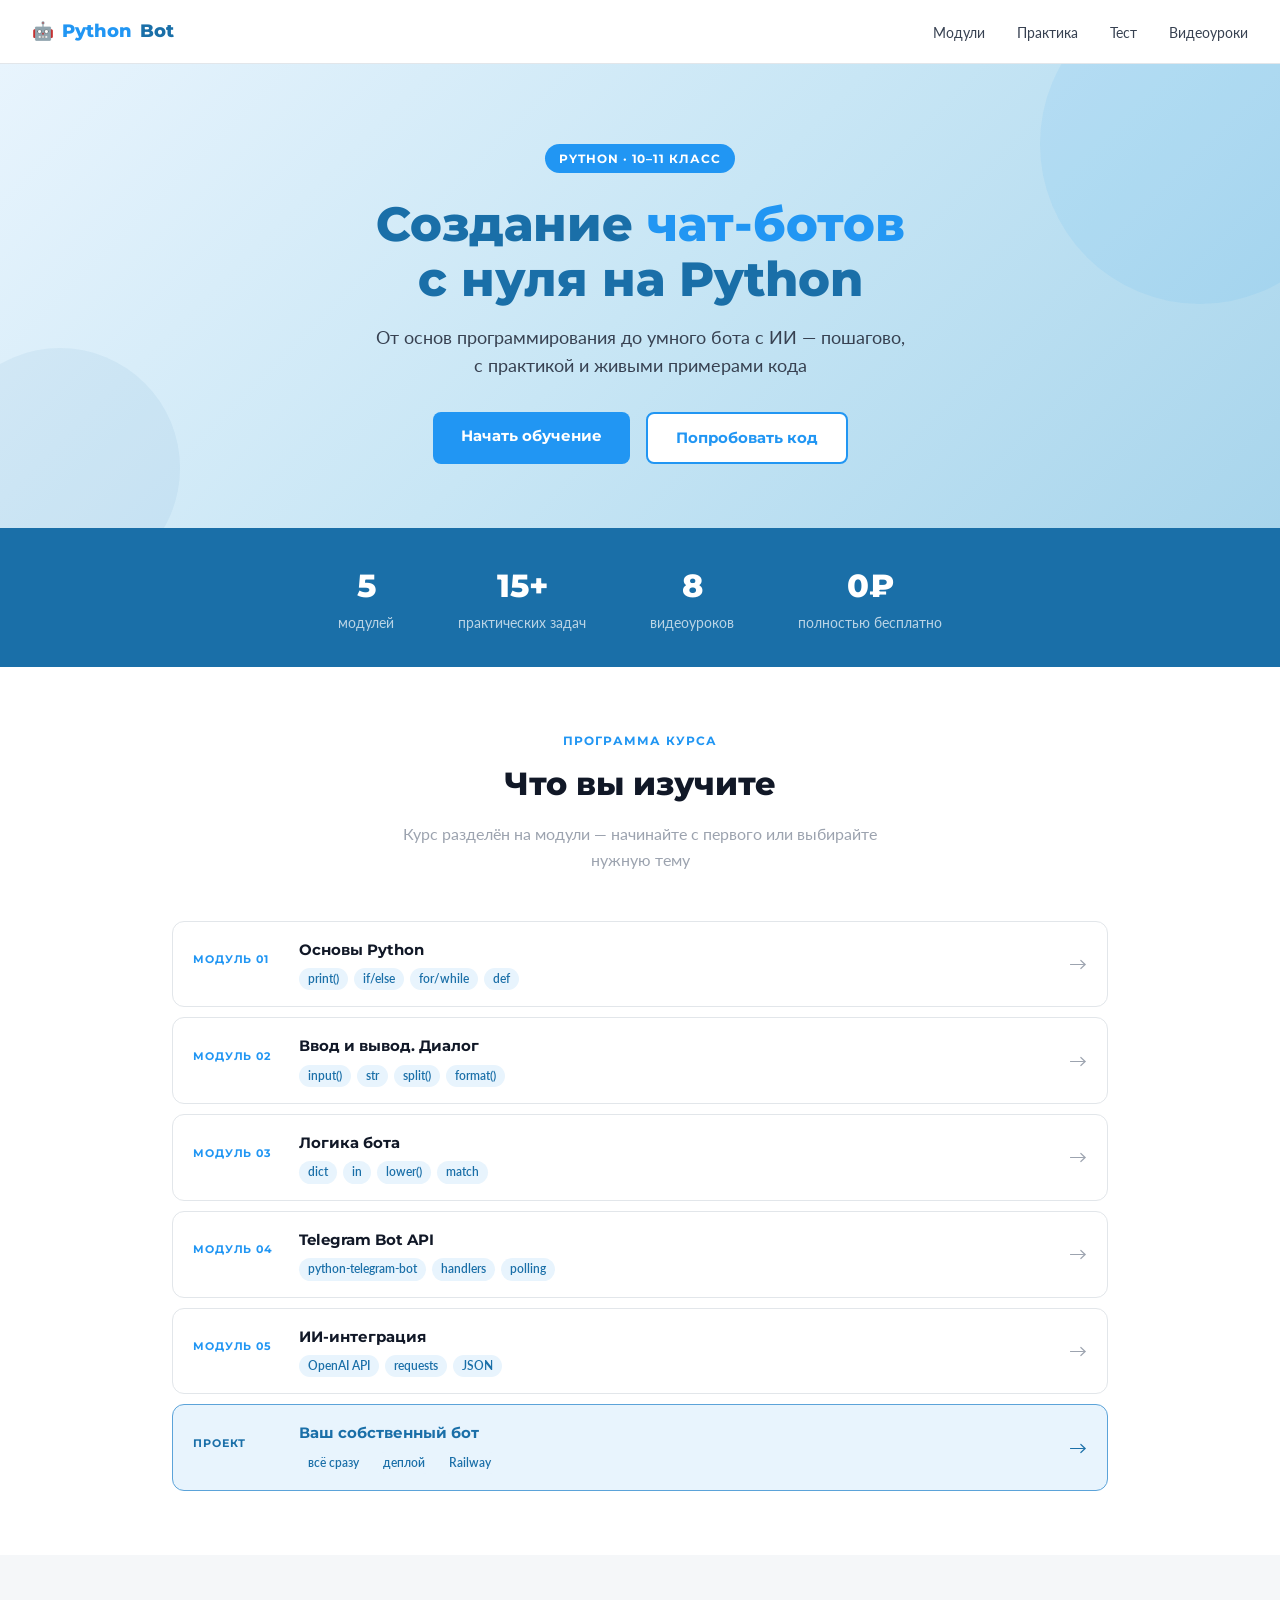
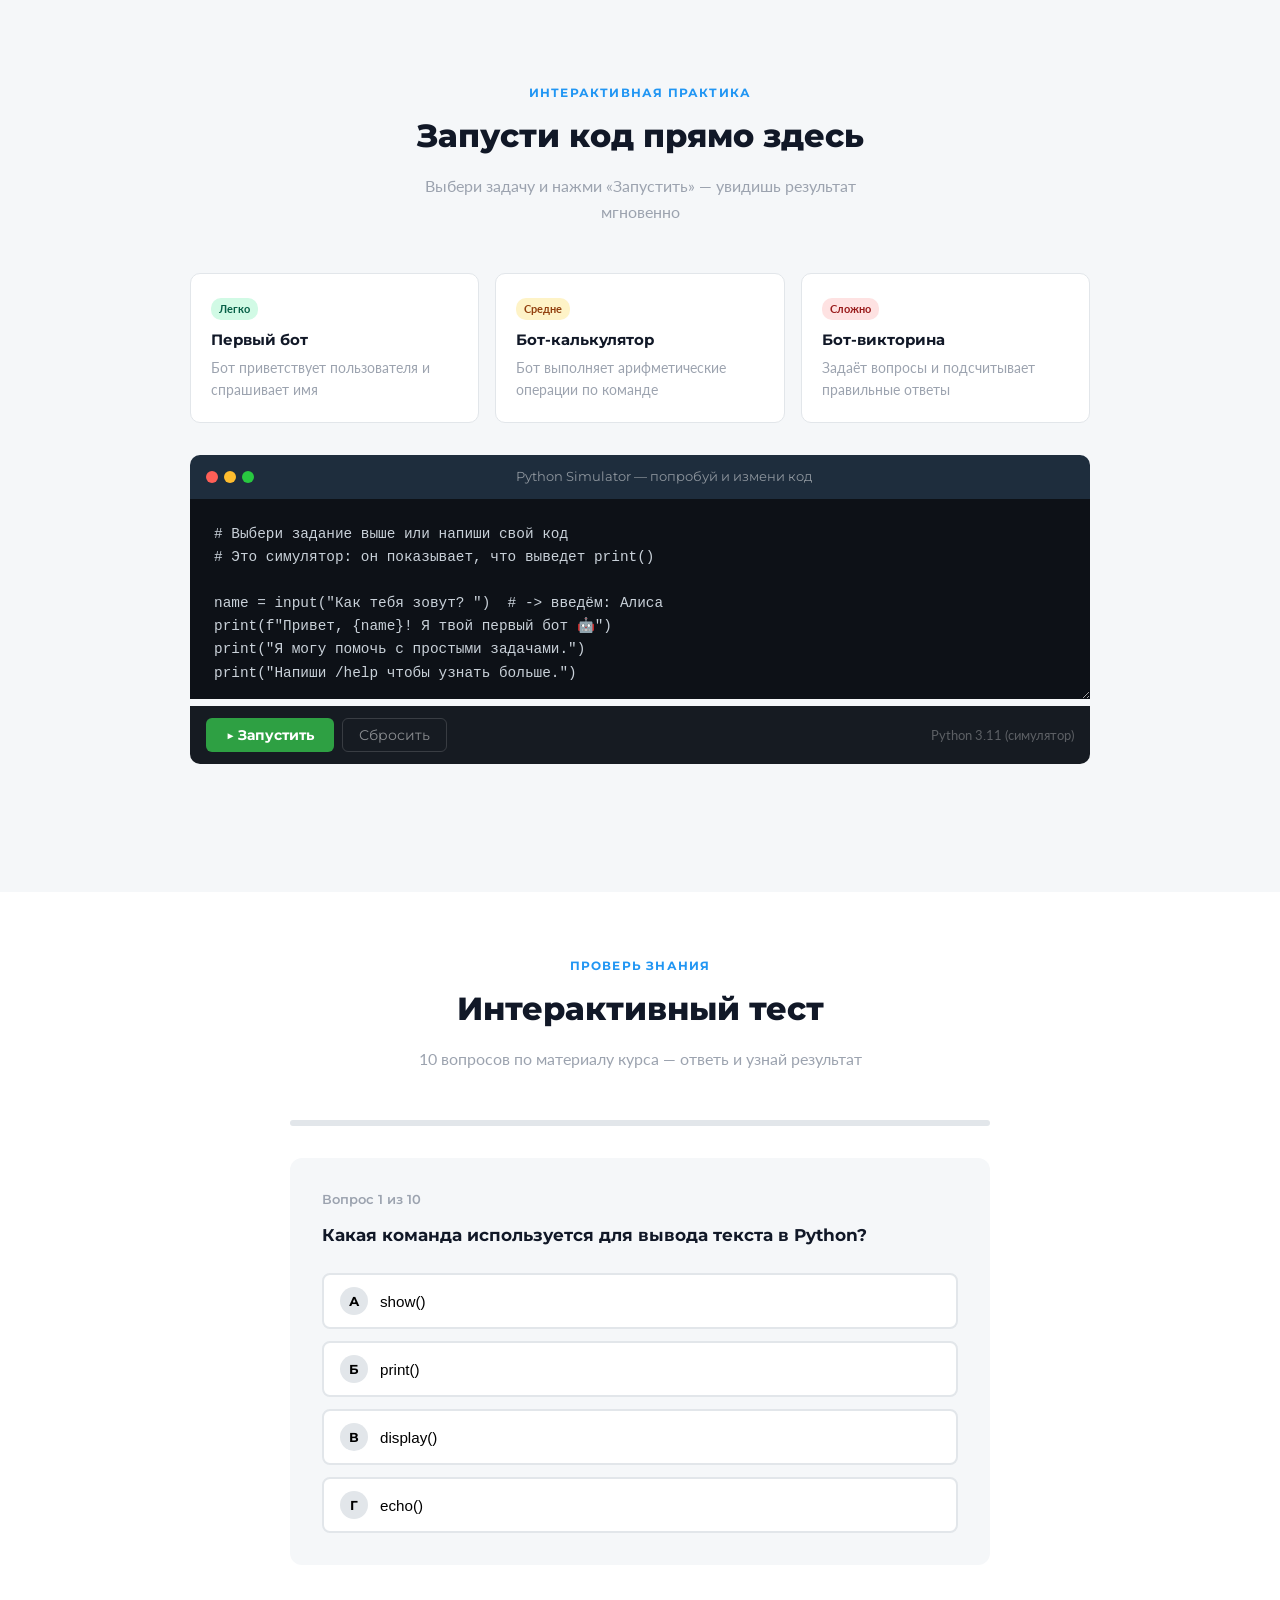
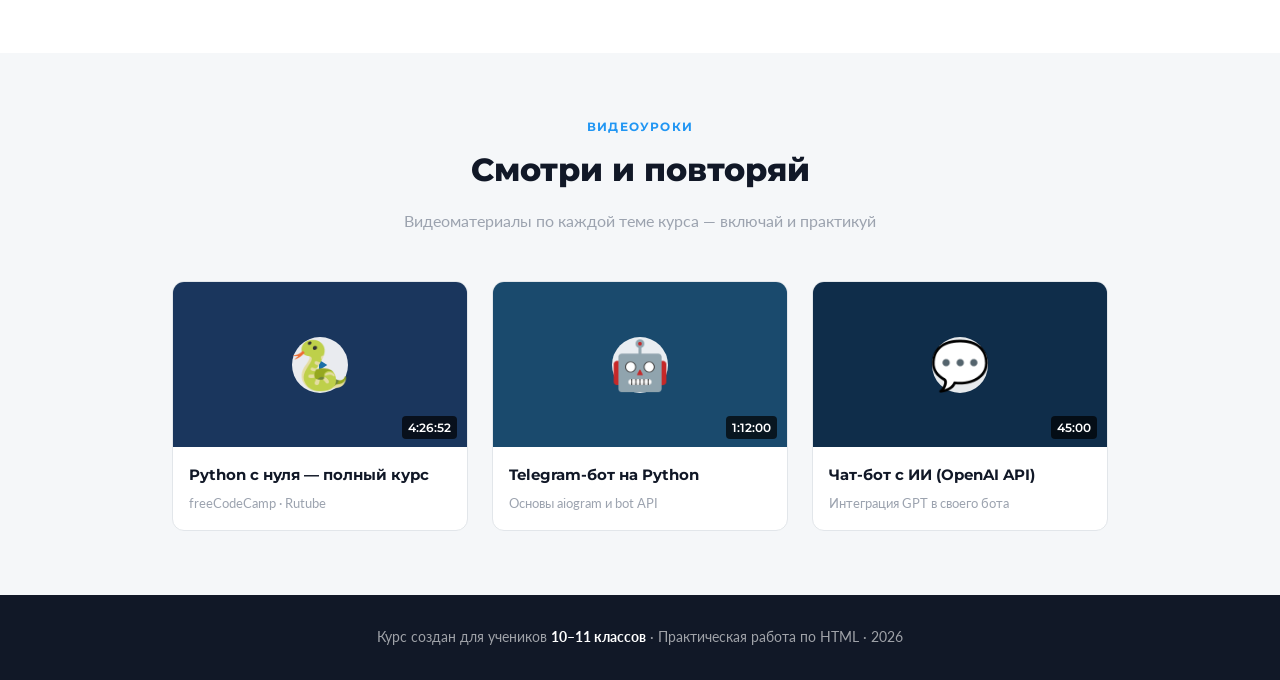
<file: index.html>
<!DOCTYPE html>
<html lang="ru">
<head>
<meta charset="UTF-8">
<meta name="viewport" content="width=device-width, initial-scale=1.0">
<title>Создание чат-ботов на Python</title>
<link href="https://fonts.googleapis.com/css2?family=Lato:wght@300;400;700;900&family=Montserrat:wght@400;600;700;800&display=swap" rel="stylesheet">
<style>
  :root {
    --blue-light: #e8f4fd;
    --blue-mid: #5ba3d9;
    --blue-dark: #1a6fa8;
    --blue-accent: #2196f3;
    --gray-100: #f5f7f9;
    --gray-200: #e2e6ea;
    --gray-400: #9ca3af;
    --gray-700: #374151;
    --gray-900: #111827;
    --white: #ffffff;
  }

  * { margin: 0; padding: 0; box-sizing: border-box; }

  body {
    font-family: 'Lato', sans-serif;
    background: var(--white);
    color: var(--gray-900);
    line-height: 1.6;
  }

  /* NAV */
  nav {
    background: var(--white);
    border-bottom: 1px solid var(--gray-200);
    padding: 0 2rem;
    display: flex;
    align-items: center;
    justify-content: space-between;
    height: 64px;
    position: sticky;
    top: 0;
    z-index: 100;
  }
  .nav-logo {
    font-family: 'Montserrat', sans-serif;
    font-weight: 800;
    font-size: 1.1rem;
    color: var(--blue-dark);
    display: flex;
    align-items: center;
    gap: 8px;
  }
  .nav-logo span { color: var(--blue-accent); }
  .nav-links { display: flex; gap: 2rem; list-style: none; }
  .nav-links a {
    text-decoration: none;
    color: var(--gray-700);
    font-size: 0.9rem;
    font-weight: 400;
    transition: color 0.2s;
  }
  .nav-links a:hover { color: var(--blue-accent); }

  /* HERO */
  .hero {
    background: linear-gradient(135deg, #e8f4fd 0%, #c8e6f5 50%, #a8d5ec 100%);
    padding: 5rem 2rem 4rem;
    text-align: center;
    position: relative;
    overflow: hidden;
  }
  .hero::before {
    content: '';
    position: absolute;
    top: -80px; right: -80px;
    width: 320px; height: 320px;
    background: rgba(33,150,243,0.08);
    border-radius: 50%;
  }
  .hero::after {
    content: '';
    position: absolute;
    bottom: -60px; left: -60px;
    width: 240px; height: 240px;
    background: rgba(26,111,168,0.06);
    border-radius: 50%;
  }
  .hero-badge {
    display: inline-block;
    background: var(--blue-accent);
    color: white;
    font-size: 0.75rem;
    font-weight: 700;
    font-family: 'Montserrat', sans-serif;
    letter-spacing: 0.08em;
    text-transform: uppercase;
    padding: 5px 14px;
    border-radius: 20px;
    margin-bottom: 1.5rem;
  }
  .hero h1 {
    font-family: 'Montserrat', sans-serif;
    font-size: 3rem;
    font-weight: 800;
    color: var(--blue-dark);
    line-height: 1.15;
    margin-bottom: 1rem;
    max-width: 700px;
    margin-left: auto;
    margin-right: auto;
  }
  .hero h1 em { color: var(--blue-accent); font-style: normal; }
  .hero p {
    font-size: 1.1rem;
    color: var(--gray-700);
    max-width: 540px;
    margin: 0 auto 2rem;
  }
  .hero-buttons { display: flex; gap: 1rem; justify-content: center; flex-wrap: wrap; }
  .btn-primary {
    background: var(--blue-accent);
    color: white;
    padding: 12px 28px;
    border-radius: 8px;
    font-family: 'Montserrat', sans-serif;
    font-weight: 700;
    font-size: 0.95rem;
    text-decoration: none;
    transition: background 0.2s, transform 0.15s;
    display: inline-block;
  }
  .btn-primary:hover { background: var(--blue-dark); transform: translateY(-1px); }
  .btn-secondary {
    background: white;
    color: var(--blue-accent);
    padding: 12px 28px;
    border-radius: 8px;
    border: 2px solid var(--blue-accent);
    font-family: 'Montserrat', sans-serif;
    font-weight: 700;
    font-size: 0.95rem;
    text-decoration: none;
    transition: all 0.2s;
    display: inline-block;
  }
  .btn-secondary:hover { background: var(--blue-light); }

  /* STATS */
  .stats {
    background: var(--blue-dark);
    padding: 2rem;
    display: flex;
    justify-content: center;
    gap: 4rem;
    flex-wrap: wrap;
  }
  .stat { text-align: center; color: white; }
  .stat-num { font-family: 'Montserrat', sans-serif; font-size: 2rem; font-weight: 800; }
  .stat-label { font-size: 0.85rem; color: rgba(255,255,255,0.7); margin-top: 2px; }

  /* SECTIONS */
  section { padding: 4rem 2rem; max-width: 1000px; margin: 0 auto; }
  .section-header { text-align: center; margin-bottom: 3rem; }
  .section-tag {
    font-family: 'Montserrat', sans-serif;
    font-size: 0.75rem;
    font-weight: 700;
    text-transform: uppercase;
    letter-spacing: 0.1em;
    color: var(--blue-accent);
    margin-bottom: 0.5rem;
  }
  h2 {
    font-family: 'Montserrat', sans-serif;
    font-size: 2rem;
    font-weight: 800;
    color: var(--gray-900);
    margin-bottom: 0.75rem;
  }
  .section-sub { color: var(--gray-400); font-size: 1rem; max-width: 500px; margin: 0 auto; }

  /* MODULES */
  .modules-grid { display: flex; flex-direction: column; gap: 10px; }
  .module-card {
    background: var(--white);
    border: 1.5px solid var(--gray-200);
    border-radius: 12px;
    padding: 1rem 1.25rem;
    transition: border-color 0.2s, background 0.2s;
    cursor: pointer;
    display: grid;
    grid-template-columns: 90px 1fr auto;
    align-items: center;
    gap: 1rem;
  }
  .module-card:hover { border-color: var(--blue-mid); background: var(--blue-light); }
  .module-card .module-card-content { display: flex; flex-direction: column; gap: 6px; }
  .module-num {
    font-family: 'Montserrat', sans-serif;
    font-size: 0.7rem;
    font-weight: 700;
    color: var(--blue-accent);
    text-transform: uppercase;
    letter-spacing: 0.08em;
    margin-bottom: 0.5rem;
  }
  .module-card h3 { font-family: 'Montserrat', sans-serif; font-size: 0.95rem; font-weight: 700; margin: 0; color: var(--gray-900); }
  .module-card p { display: none; }
  .module-card-arrow { color: var(--gray-400); font-size: 1.1rem; flex-shrink: 0; }
  .module-topics { display: flex; flex-wrap: wrap; gap: 6px; }
  .topic-tag {
    background: var(--blue-light);
    color: var(--blue-dark);
    font-size: 0.72rem;
    padding: 2px 9px;
    border-radius: 12px;
    font-weight: 600;
  }

  /* LESSON PAGE */
  .lesson-content { display: none; }
  .lesson-content.active { display: block; }
  .lesson-nav {
    display: flex;
    gap: 0.5rem;
    flex-wrap: wrap;
    margin-bottom: 2rem;
    border-bottom: 2px solid var(--gray-200);
    padding-bottom: 0;
  }
  .lesson-tab {
    padding: 10px 20px;
    cursor: pointer;
    font-family: 'Montserrat', sans-serif;
    font-weight: 600;
    font-size: 0.88rem;
    color: var(--gray-400);
    border-bottom: 2px solid transparent;
    margin-bottom: -2px;
    transition: color 0.2s, border-color 0.2s;
    border: none;
    background: none;
  }
  .lesson-tab.active { color: var(--blue-accent); border-bottom-color: var(--blue-accent); }
  .lesson-tab:hover { color: var(--blue-dark); }
  .lesson-pane { display: none; }
  .lesson-pane.active { display: block; }

  /* CODE EDITOR */
  #code-section { background: var(--gray-100); padding: 4rem 2rem; }
  .editor-container { max-width: 900px; margin: 0 auto; }
  .editor-header {
    display: flex;
    align-items: center;
    justify-content: space-between;
    background: #1e2d3d;
    border-radius: 10px 10px 0 0;
    padding: 12px 1rem;
  }
  .editor-dots { display: flex; gap: 6px; }
  .dot { width: 12px; height: 12px; border-radius: 50%; }
  .dot-r { background: #ff5f57; }
  .dot-y { background: #febc2e; }
  .dot-g { background: #28c840; }
  .editor-title { font-family: 'Montserrat', sans-serif; font-size: 0.8rem; color: rgba(255,255,255,0.5); }
  #code-editor {
    width: 100%;
    min-height: 200px;
    background: #0d1117;
    color: #c9d1d9;
    font-family: 'Courier New', monospace;
    font-size: 0.9rem;
    line-height: 1.6;
    padding: 1.5rem;
    border: none;
    resize: vertical;
    outline: none;
  }
  .editor-footer {
    background: #161b22;
    border-radius: 0 0 10px 10px;
    padding: 12px 1rem;
    display: flex;
    align-items: center;
    justify-content: space-between;
  }
  .btn-run {
    background: #2ea043;
    color: white;
    border: none;
    padding: 8px 20px;
    border-radius: 6px;
    font-family: 'Montserrat', sans-serif;
    font-weight: 700;
    font-size: 0.85rem;
    cursor: pointer;
    transition: background 0.2s;
  }
  .btn-run:hover { background: #3fb950; }
  .btn-reset {
    background: transparent;
    color: rgba(255,255,255,0.5);
    border: 1px solid rgba(255,255,255,0.15);
    padding: 8px 16px;
    border-radius: 6px;
    font-size: 0.85rem;
    cursor: pointer;
    font-family: 'Montserrat', sans-serif;
    transition: all 0.2s;
  }
  .btn-reset:hover { border-color: rgba(255,255,255,0.4); color: white; }
  #code-output {
    background: #0d1117;
    color: #3fb950;
    font-family: 'Courier New', monospace;
    font-size: 0.88rem;
    padding: 1rem 1.5rem;
    margin-top: 1rem;
    border-radius: 8px;
    min-height: 60px;
    border: 1px solid #21262d;
    display: none;
    white-space: pre-wrap;
  }
  .exercises-grid { display: grid; grid-template-columns: repeat(auto-fit, minmax(260px, 1fr)); gap: 1rem; margin-top: 2rem; }
  .exercise-card {
    background: white;
    border: 1.5px solid var(--gray-200);
    border-radius: 10px;
    padding: 1.25rem;
    cursor: pointer;
    transition: border-color 0.2s;
  }
  .exercise-card:hover { border-color: var(--blue-mid); }
  .exercise-card h4 { font-family: 'Montserrat', sans-serif; font-size: 0.95rem; font-weight: 700; margin-bottom: 0.4rem; }
  .exercise-card p { font-size: 0.85rem; color: var(--gray-400); }
  .diff-badge {
    display: inline-block;
    font-size: 0.7rem;
    font-weight: 700;
    padding: 2px 8px;
    border-radius: 10px;
    margin-bottom: 0.5rem;
  }
  .diff-easy { background: #d1fae5; color: #065f46; }
  .diff-medium { background: #fef3c7; color: #92400e; }
  .diff-hard { background: #fee2e2; color: #991b1b; }

  /* QUIZ */
  #quiz-section { background: white; }
  .quiz-wrapper { max-width: 700px; margin: 0 auto; }
  .quiz-progress {
    height: 6px;
    background: var(--gray-200);
    border-radius: 3px;
    margin-bottom: 2rem;
    overflow: hidden;
  }
  .quiz-bar {
    height: 100%;
    background: var(--blue-accent);
    border-radius: 3px;
    transition: width 0.4s ease;
  }
  .quiz-question {
    background: var(--gray-100);
    border-radius: 12px;
    padding: 2rem;
    margin-bottom: 1.5rem;
  }
  .q-num { font-size: 0.8rem; color: var(--gray-400); font-family: 'Montserrat', sans-serif; font-weight: 600; margin-bottom: 0.75rem; }
  .q-text { font-size: 1.05rem; font-weight: 700; font-family: 'Montserrat', sans-serif; color: var(--gray-900); margin-bottom: 1.5rem; }
  .q-options { display: flex; flex-direction: column; gap: 0.75rem; }
  .q-option {
    background: white;
    border: 2px solid var(--gray-200);
    border-radius: 8px;
    padding: 12px 16px;
    cursor: pointer;
    font-size: 0.95rem;
    transition: all 0.2s;
    display: flex;
    align-items: center;
    gap: 12px;
  }
  .q-option:hover { border-color: var(--blue-mid); background: var(--blue-light); }
  .q-option.correct { border-color: #10b981; background: #d1fae5; color: #065f46; }
  .q-option.wrong { border-color: #ef4444; background: #fee2e2; color: #991b1b; }
  .q-option.disabled { pointer-events: none; }
  .option-letter {
    width: 28px; height: 28px;
    border-radius: 50%;
    background: var(--gray-200);
    display: flex; align-items: center; justify-content: center;
    font-size: 0.8rem;
    font-weight: 700;
    font-family: 'Montserrat', sans-serif;
    flex-shrink: 0;
  }
  .q-feedback {
    margin-top: 1rem;
    padding: 12px 16px;
    border-radius: 8px;
    font-size: 0.9rem;
    display: none;
  }
  .q-feedback.show { display: block; }
  .q-feedback.correct-fb { background: #d1fae5; color: #065f46; }
  .q-feedback.wrong-fb { background: #fee2e2; color: #991b1b; }
  .quiz-result {
    text-align: center;
    padding: 3rem;
    background: var(--blue-light);
    border-radius: 16px;
    display: none;
  }
  .quiz-result.show { display: block; }
  .result-score { font-family: 'Montserrat', sans-serif; font-size: 3.5rem; font-weight: 800; color: var(--blue-dark); }
  .result-label { color: var(--gray-700); margin-top: 0.5rem; }

  /* VIDEO */
  #video-section { background: var(--gray-100); }
  .video-grid { display: grid; grid-template-columns: repeat(auto-fit, minmax(280px, 1fr)); gap: 1.5rem; }
  .video-card {
    background: white;
    border-radius: 12px;
    overflow: hidden;
    border: 1.5px solid var(--gray-200);
    transition: transform 0.2s;
  }
  .video-card:hover { transform: translateY(-4px); }
  .video-thumb {
    aspect-ratio: 16/9;
    background: var(--blue-dark);
    display: flex;
    align-items: center;
    justify-content: center;
    position: relative;
    cursor: pointer;
  }
  .play-btn {
    width: 56px; height: 56px;
    background: rgba(255,255,255,0.9);
    border-radius: 50%;
    display: flex; align-items: center; justify-content: center;
    transition: transform 0.2s;
  }
  .play-btn svg { margin-left: 4px; }
  .video-thumb:hover .play-btn { transform: scale(1.1); }
  .video-info { padding: 1rem; }
  .video-info h4 { font-family: 'Montserrat', sans-serif; font-weight: 700; font-size: 0.95rem; margin-bottom: 0.3rem; }
  .video-info p { font-size: 0.82rem; color: var(--gray-400); }
  .video-dur {
    position: absolute; bottom: 8px; right: 10px;
    background: rgba(0,0,0,0.7);
    color: white;
    font-size: 0.75rem;
    padding: 2px 6px;
    border-radius: 4px;
    font-family: 'Montserrat', sans-serif;
    font-weight: 600;
  }
  .thumb-bg {
    position: absolute; inset: 0;
    display: flex; align-items: center; justify-content: center;
    font-size: 3rem;
  }

  /* FOOTER */
  footer {
    background: var(--gray-900);
    color: rgba(255,255,255,0.6);
    text-align: center;
    padding: 2rem;
    font-size: 0.85rem;
  }
  footer strong { color: white; }

  /* SCROLLBAR */
  ::-webkit-scrollbar { width: 6px; }
  ::-webkit-scrollbar-track { background: var(--gray-100); }
  ::-webkit-scrollbar-thumb { background: var(--blue-mid); border-radius: 3px; }

  /* MODULE MODAL */
  .module-card { cursor: pointer; }
  .modal-overlay {
    display: none;
    position: fixed; inset: 0;
    background: rgba(0,0,0,0.5);
    z-index: 1000;
    align-items: flex-start;
    justify-content: center;
    padding: 2rem 1rem;
    overflow-y: auto;
  }
  .modal-overlay.open { display: flex; }
  .modal-box {
    background: white;
    border-radius: 16px;
    max-width: 760px;
    width: 100%;
    margin: auto;
    overflow: hidden;
    animation: slideUp 0.25s ease;
  }
  @keyframes slideUp { from { opacity:0; transform: translateY(24px); } to { opacity:1; transform: translateY(0); } }
  .modal-header {
    background: linear-gradient(135deg, var(--blue-dark), var(--blue-accent));
    padding: 2rem 2rem 1.5rem;
    position: relative;
  }
  .modal-module-num { font-family: 'Montserrat', sans-serif; font-size: 0.75rem; font-weight: 700; color: rgba(255,255,255,0.7); text-transform: uppercase; letter-spacing: 0.1em; margin-bottom: 0.4rem; }
  .modal-title { font-family: 'Montserrat', sans-serif; font-size: 1.6rem; font-weight: 800; color: white; }
  .modal-close {
    position: absolute; top: 1rem; right: 1rem;
    background: rgba(255,255,255,0.2); border: none; color: white;
    width: 36px; height: 36px; border-radius: 50%; font-size: 1.1rem;
    cursor: pointer; display: flex; align-items: center; justify-content: center;
    transition: background 0.2s;
  }
  .modal-close:hover { background: rgba(255,255,255,0.35); }
  .modal-body { padding: 2rem; }
  .modal-body h4 { font-family: 'Montserrat', sans-serif; font-weight: 700; font-size: 1rem; color: var(--blue-dark); margin: 1.5rem 0 0.6rem; }
  .modal-body h4:first-child { margin-top: 0; }
  .modal-body p { font-size: 0.95rem; color: var(--gray-700); margin-bottom: 0.6rem; line-height: 1.7; }
  .modal-body ul { padding-left: 1.2rem; margin-bottom: 0.6rem; }
  .modal-body ul li { font-size: 0.93rem; color: var(--gray-700); margin-bottom: 0.3rem; }
  .modal-code {
    background: #0d1117;
    color: #c9d1d9;
    font-family: 'Courier New', monospace;
    font-size: 0.85rem;
    line-height: 1.6;
    padding: 1.2rem 1.4rem;
    border-radius: 10px;
    margin: 0.8rem 0 1rem;
    overflow-x: auto;
    white-space: pre;
  }
  .modal-code .kw { color: #ff7b72; }
  .modal-code .fn { color: #d2a8ff; }
  .modal-code .st { color: #a5d6ff; }
  .modal-code .cm { color: #8b949e; }
  .modal-code .nb { color: #79c0ff; }
  .modal-tags { display: flex; flex-wrap: wrap; gap: 8px; margin-top: 1rem; }
  .modal-tag {
    background: var(--blue-light); color: var(--blue-dark);
    font-family: 'Montserrat', sans-serif; font-size: 0.78rem; font-weight: 700;
    padding: 4px 12px; border-radius: 12px;
  }
  .modal-footer {
    border-top: 1px solid var(--gray-200);
    padding: 1.2rem 2rem;
    display: flex; gap: 1rem; align-items: center; justify-content: space-between;
    flex-wrap: wrap;
  }
  .modal-nav-btns { display: flex; gap: 0.75rem; }
  .btn-modal-sec {
    background: var(--gray-100); color: var(--gray-700);
    border: 1.5px solid var(--gray-200); padding: 9px 20px;
    border-radius: 8px; font-family: 'Montserrat', sans-serif; font-weight: 700; font-size: 0.85rem;
    cursor: pointer; transition: all 0.2s; text-decoration: none; display: inline-block;
  }
  .btn-modal-sec:hover { background: var(--gray-200); }
  /* MODULE MODAL */
  .module-card { cursor: pointer; }
  .modal-overlay {
    display: none;
    position: fixed; inset: 0;
    background: rgba(0,0,0,0.5);
    z-index: 1000;
    align-items: flex-start;
    justify-content: center;
    padding: 2rem 1rem;
    overflow-y: auto;
  }
  .modal-overlay.open { display: flex; }
  .modal-box {
    background: white;
    border-radius: 16px;
    max-width: 760px;
    width: 100%;
    margin: auto;
    overflow: hidden;
    animation: slideUp 0.25s ease;
  }
  @keyframes slideUp { from { opacity:0; transform: translateY(24px); } to { opacity:1; transform: translateY(0); } }
  .modal-header {
    background: linear-gradient(135deg, var(--blue-dark), var(--blue-accent));
    padding: 2rem 2rem 1.5rem;
    position: relative;
  }
  .modal-module-num { font-family: 'Montserrat', sans-serif; font-size: 0.75rem; font-weight: 700; color: rgba(255,255,255,0.7); text-transform: uppercase; letter-spacing: 0.1em; margin-bottom: 0.4rem; }
  .modal-title { font-family: 'Montserrat', sans-serif; font-size: 1.6rem; font-weight: 800; color: white; }
  .modal-close {
    position: absolute; top: 1rem; right: 1rem;
    background: rgba(255,255,255,0.2); border: none; color: white;
    width: 36px; height: 36px; border-radius: 50%; font-size: 1.1rem;
    cursor: pointer; display: flex; align-items: center; justify-content: center;
    transition: background 0.2s;
  }
  .modal-close:hover { background: rgba(255,255,255,0.35); }
  .modal-body { padding: 2rem; max-height: 60vh; overflow-y: auto; }
  .modal-body h4 { font-family: 'Montserrat', sans-serif; font-weight: 700; font-size: 1rem; color: var(--blue-dark); margin: 1.5rem 0 0.6rem; }
  .modal-body h4:first-child { margin-top: 0; }
  .modal-body p { font-size: 0.95rem; color: var(--gray-700); margin-bottom: 0.6rem; line-height: 1.7; }
  .modal-body ul { padding-left: 1.4rem; margin-bottom: 0.8rem; }
  .modal-body ul li { font-size: 0.93rem; color: var(--gray-700); margin-bottom: 0.3rem; line-height: 1.6; }
  .modal-code {
    background: #0d1117;
    color: #c9d1d9;
    font-family: 'Courier New', monospace;
    font-size: 0.85rem;
    line-height: 1.6;
    padding: 1.2rem 1.4rem;
    border-radius: 10px;
    margin: 0.8rem 0 1rem;
    overflow-x: auto;
    white-space: pre;
  }
  .modal-footer {
    border-top: 1px solid var(--gray-200);
    padding: 1.2rem 2rem;
    display: flex; gap: 1rem; align-items: center; justify-content: space-between;
    flex-wrap: wrap;
  }
  .modal-nav-btns { display: flex; gap: 0.75rem; }
  .btn-modal-sec {
    background: var(--gray-100); color: var(--gray-700);
    border: 1.5px solid var(--gray-200); padding: 9px 20px;
    border-radius: 8px; font-family: 'Montserrat', sans-serif; font-weight: 700; font-size: 0.85rem;
    cursor: pointer; transition: all 0.2s;
  }
  .btn-modal-sec:hover { background: var(--gray-200); }
  .tip-box {
    background: var(--blue-light); border-left: 3px solid var(--blue-accent);
    border-radius: 0 8px 8px 0; padding: 0.8rem 1rem; margin: 0.8rem 0;
    font-size: 0.9rem; color: var(--blue-dark);
  }
</style>
</head>
<body>

<!-- NAV -->
<nav>
  <div class="nav-logo">🤖 <span>Python</span>Bot</div>
  <ul class="nav-links">
    <li><a href="#modules-section">Модули</a></li>
    <li><a href="#code-section">Практика</a></li>
    <li><a href="#quiz-section">Тест</a></li>
    <li><a href="#video-section">Видеоуроки</a></li>
  </ul>
</nav>

<!-- HERO -->
<div class="hero">
  <div class="hero-badge">Python · 10–11 класс</div>
  <h1>Создание <em>чат-ботов</em><br>с нуля на Python</h1>
  <p>От основ программирования до умного бота с ИИ — пошагово, с практикой и живыми примерами кода</p>
  <div class="hero-buttons">
    <a href="#modules-section" class="btn-primary">Начать обучение</a>
    <a href="#code-section" class="btn-secondary">Попробовать код</a>
  </div>
</div>

<!-- STATS -->
<div class="stats">
  <div class="stat"><div class="stat-num">5</div><div class="stat-label">модулей</div></div>
  <div class="stat"><div class="stat-num">15+</div><div class="stat-label">практических задач</div></div>
  <div class="stat"><div class="stat-num">8</div><div class="stat-label">видеоуроков</div></div>
  <div class="stat"><div class="stat-num">0₽</div><div class="stat-label">полностью бесплатно</div></div>
</div>

<!-- MODULES -->
<section id="modules-section">
  <div class="section-header">
    <div class="section-tag">Программа курса</div>
    <h2>Что вы изучите</h2>
    <p class="section-sub">Курс разделён на модули — начинайте с первого или выбирайте нужную тему</p>
  </div>
  <div class="modules-grid">
    <div class="module-card" onclick="openModule(0)">
      <div class="module-num">Модуль 01</div>
      <div class="module-card-content">
        <h3>Основы Python</h3>
        <div class="module-topics">
          <span class="topic-tag">print()</span>
          <span class="topic-tag">if/else</span>
          <span class="topic-tag">for/while</span>
          <span class="topic-tag">def</span>
        </div>
      </div>
      <span class="module-card-arrow">→</span>
    </div>
    <div class="module-card" onclick="openModule(1)">
      <div class="module-num">Модуль 02</div>
      <div class="module-card-content">
        <h3>Ввод и вывод. Диалог</h3>
        <div class="module-topics">
          <span class="topic-tag">input()</span>
          <span class="topic-tag">str</span>
          <span class="topic-tag">split()</span>
          <span class="topic-tag">format()</span>
        </div>
      </div>
      <span class="module-card-arrow">→</span>
    </div>
    <div class="module-card" onclick="openModule(2)">
      <div class="module-num">Модуль 03</div>
      <div class="module-card-content">
        <h3>Логика бота</h3>
        <div class="module-topics">
          <span class="topic-tag">dict</span>
          <span class="topic-tag">in</span>
          <span class="topic-tag">lower()</span>
          <span class="topic-tag">match</span>
        </div>
      </div>
      <span class="module-card-arrow">→</span>
    </div>
    <div class="module-card" onclick="openModule(3)">
      <div class="module-num">Модуль 04</div>
      <div class="module-card-content">
        <h3>Telegram Bot API</h3>
        <div class="module-topics">
          <span class="topic-tag">python-telegram-bot</span>
          <span class="topic-tag">handlers</span>
          <span class="topic-tag">polling</span>
        </div>
      </div>
      <span class="module-card-arrow">→</span>
    </div>
    <div class="module-card" onclick="openModule(4)">
      <div class="module-num">Модуль 05</div>
      <div class="module-card-content">
        <h3>ИИ-интеграция</h3>
        <div class="module-topics">
          <span class="topic-tag">OpenAI API</span>
          <span class="topic-tag">requests</span>
          <span class="topic-tag">JSON</span>
        </div>
      </div>
      <span class="module-card-arrow">→</span>
    </div>
    <div class="module-card" onclick="openModule(5)" style="background: var(--blue-light); border-color: var(--blue-mid);">
      <div class="module-num" style="color: var(--blue-dark);">Проект</div>
      <div class="module-card-content">
        <h3 style="color: var(--blue-dark);">Ваш собственный бот</h3>
        <div class="module-topics">
          <span class="topic-tag">всё сразу</span>
          <span class="topic-tag">деплой</span>
          <span class="topic-tag">Railway</span>
        </div>
      </div>
      <span class="module-card-arrow" style="color: var(--blue-dark);">→</span>
    </div>
  </div>
</section>

<!-- MODULE MODAL -->
<div class="modal-overlay" id="module-modal" onclick="closeModalOutside(event)">
  <div class="modal-box" id="modal-box">
    <div class="modal-header">
      <div class="modal-module-num" id="modal-num"></div>
      <div class="modal-title" id="modal-title"></div>
      <button class="modal-close" onclick="closeModal()">✕</button>
    </div>
    <div class="modal-body" id="modal-body"></div>
    <div class="modal-footer">
      <div class="modal-nav-btns">
        <button class="btn-modal-sec" id="btn-prev" onclick="prevModule()">← Назад</button>
        <button class="btn-modal-sec" id="btn-next" onclick="nextModule()">Вперёд →</button>
      </div>
      <a href="#code-section" class="btn-primary" onclick="closeModal()" style="border:none; cursor:pointer; padding: 9px 20px; font-size: 0.85rem; display:inline-block;">Перейти к практике →</a>
    </div>
  </div>
</div>

<!-- CODE SECTION -->
<div id="code-section">
  <section style="padding-top: 0; padding-bottom: 0;">
    <div class="section-header" style="padding-top: 4rem;">
      <div class="section-tag">Интерактивная практика</div>
      <h2>Запусти код прямо здесь</h2>
      <p class="section-sub">Выбери задачу и нажми «Запустить» — увидишь результат мгновенно</p>
    </div>
    <div class="editor-container">
      <div class="exercises-grid">
        <div class="exercise-card" onclick="loadExercise(0)">
          <span class="diff-badge diff-easy">Легко</span>
          <h4>Первый бот</h4>
          <p>Бот приветствует пользователя и спрашивает имя</p>
        </div>
        <div class="exercise-card" onclick="loadExercise(1)">
          <span class="diff-badge diff-medium">Средне</span>
          <h4>Бот-калькулятор</h4>
          <p>Бот выполняет арифметические операции по команде</p>
        </div>
        <div class="exercise-card" onclick="loadExercise(2)">
          <span class="diff-badge diff-hard">Сложно</span>
          <h4>Бот-викторина</h4>
          <p>Задаёт вопросы и подсчитывает правильные ответы</p>
        </div>
      </div>
      <div style="margin-top: 2rem;">
        <div class="editor-header">
          <div class="editor-dots">
            <div class="dot dot-r"></div>
            <div class="dot dot-y"></div>
            <div class="dot dot-g"></div>
          </div>
          <div class="editor-title">Python Simulator — попробуй и измени код</div>
          <div></div>
        </div>
        <textarea id="code-editor" spellcheck="false"># Выбери задание выше или напиши свой код
# Это симулятор: он показывает, что выведет print()

name = input("Как тебя зовут? ")  # -> введём: Алиса
print(f"Привет, {name}! Я твой первый бот 🤖")
print("Я могу помочь с простыми задачами.")
print("Напиши /help чтобы узнать больше.")</textarea>
        <div class="editor-footer">
          <div style="display:flex; gap:8px;">
            <button class="btn-run" onclick="runCode()">▶ Запустить</button>
            <button class="btn-reset" onclick="resetCode()">Сбросить</button>
          </div>
          <span style="color:rgba(255,255,255,0.3); font-size:0.8rem;">Python 3.11 (симулятор)</span>
        </div>
        <div id="code-output"></div>
      </div>
    </div>
    <div style="padding-bottom: 4rem;"></div>
  </section>
</div>

<!-- QUIZ -->
<section id="quiz-section">
  <div class="section-header">
    <div class="section-tag">Проверь знания</div>
    <h2>Интерактивный тест</h2>
    <p class="section-sub">10 вопросов по материалу курса — ответь и узнай результат</p>
  </div>
  <div class="quiz-wrapper">
    <div class="quiz-progress"><div class="quiz-bar" id="quiz-bar" style="width: 0%"></div></div>
    <div id="quiz-container"></div>
    <div class="quiz-result" id="quiz-result">
      <div class="result-score" id="result-score"></div>
      <div class="result-label" id="result-label"></div>
      <br>
      <button class="btn-primary" onclick="restartQuiz()" style="border: none; cursor: pointer; padding: 12px 32px;">Пройти снова</button>
    </div>
  </div>
</section>

<!-- VIDEO -->
<div id="video-section">
  <section style="padding-top: 0; padding-bottom: 0;">
    <div style="padding-top: 4rem; text-align: center; margin-bottom: 3rem;">
      <div class="section-tag">Видеоуроки</div>
      <h2>Смотри и повторяй</h2>
      <p class="section-sub" style="margin: 0 auto;">Видеоматериалы по каждой теме курса — включай и практикуй</p>
    </div>
    <div class="video-grid" style="max-width: 1000px; margin: 0 auto;">
      <div class="video-card">
        <div class="video-thumb" style="background: #1a365d;" onclick="openVideo('https://rutube.ru/video/dbe725fb7e9bd8491916980d4a539970/?r=wd')">
          <div class="thumb-bg">🐍</div>
          <div class="play-btn"><svg width="18" height="18" viewBox="0 0 24 24" fill="#1a6fa8"><path d="M8 5v14l11-7z"/></svg></div>
          <div class="video-dur">4:26:52</div>
        </div>
        <div class="video-info">
          <h4>Python с нуля — полный курс</h4>
          <p>freeCodeCamp · Rutube</p>
        </div>
      </div>
      <div class="video-card">
        <div class="video-thumb" style="background: #1a4a6d;" onclick="openVideo('https://rutube.ru/video/b9ba93873db1ec968832f04b50f0fa91/?r=wd')">
          <div class="thumb-bg">🤖</div>
          <div class="play-btn"><svg width="18" height="18" viewBox="0 0 24 24" fill="#1a6fa8"><path d="M8 5v14l11-7z"/></svg></div>
          <div class="video-dur">1:12:00</div>
        </div>
        <div class="video-info">
          <h4>Telegram-бот на Python</h4>
          <p>Основы aiogram и bot API</p>
        </div>
      </div>
      <div class="video-card">
        <div class="video-thumb" style="background: #0f2d4a;" onclick="openVideo('https://rutube.ru/video/1b88de143a6e4eaaafa0866752c929b5/?r=wd')">
          <div class="thumb-bg">💬</div>
          <div class="play-btn"><svg width="18" height="18" viewBox="0 0 24 24" fill="#1a6fa8"><path d="M8 5v14l11-7z"/></svg></div>
          <div class="video-dur">45:00</div>
        </div>
        <div class="video-info">
          <h4>Чат-бот с ИИ (OpenAI API)</h4>
          <p>Интеграция GPT в своего бота</p>
        </div>
      </div>
    </div>
    <div style="padding-bottom: 4rem;"></div>
  </section>
</div>

<!-- FOOTER -->
<footer>
  <p>Курс создан для учеников <strong>10–11 классов</strong> · Практическая работа по HTML · 2026</p>
</footer>

<script>
const exercises = [
  {
    title: "Первый бот",
    code: `# Модуль 1: Первый бот
# Имитируем input() — в реальности пользователь вводит текст

def bot_greet(user_name):
    print(f"Бот: Привет, {user_name}! 👋")
    print("Бот: Я твой учебный ассистент по Python.")
    print("Бот: Введи /help чтобы узнать, что я умею.")

# Симулируем ввод пользователя
user_input = "Алиса"
print(f"Пользователь: {user_input}")
bot_greet(user_input)`
  },
  {
    title: "Бот-калькулятор",
    code: `# Модуль 2: Бот-калькулятор
def calculator_bot(expression):
    print(f"Пользователь: {expression}")
    parts = expression.split()
    if len(parts) != 3:
        print("Бот: ❌ Формат: число операция число (напр: 5 + 3)")
        return
    a, op, b = parts
    try:
        a, b = float(a), float(b)
    except:
        print("Бот: ❌ Введи числа!")
        return
    if op == '+': result = a + b
    elif op == '-': result = a - b
    elif op == '*': result = a * b
    elif op == '/':
        if b == 0:
            print("Бот: ❌ На ноль делить нельзя!")
            return
        result = a / b
    else:
        print(f"Бот: ❌ Неизвестная операция '{op}'")
        return
    print(f"Бот: ✅ Результат: {a} {op} {b} = {result}")`

    + "\n\n# Примеры:\ncalculator_bot('10 + 5')\ncalculator_bot('100 / 4')\ncalculator_bot('7 * 8')"
  },
  {
    title: "Бот-викторина",
    code: `# Модуль 3: Бот-викторина по Python
questions = [
    ("Какая функция выводит текст в Python?", "print"),
    ("Как называется тип для целых чисел?", "int"),
    ("Что означает 'def' в Python?", "def"),
]

score = 0
print("Бот: 🧠 Начинаем викторину!")
print("Бот: Я задам 3 вопроса, пиши ответы.")
print()

# Симулируем ответы пользователя
user_answers = ["print", "str", "def"]

for i, (q, correct) in enumerate(questions):
    answer = user_answers[i]
    print(f"Бот: Вопрос {i+1}: {q}")
    print(f"Ты: {answer}")
    if answer.strip().lower() == correct.lower():
        print("Бот: ✅ Правильно!")
        score += 1
    else:
        print(f"Бот: ❌ Неверно. Правильный ответ: {correct}")
    print()

print(f"Бот: 🏆 Итого: {score}/{len(questions)} правильных ответов!")`
  }
];

function loadExercise(idx) {
  document.getElementById('code-editor').value = exercises[idx].code;
  document.getElementById('code-output').style.display = 'none';
  document.getElementById('code-section').scrollIntoView({ behavior: 'smooth' });
}

function runCode() {
  const code = document.getElementById('code-editor').value;
  const output = document.getElementById('code-output');
  output.style.display = 'block';

  let result = [];
  const lines = code.split('\n');
  const variables = {};

  // Simple Python simulator
  try {
    let i = 0;
    const printLines = [];
    // Extract print statements and basic assignments
    for (const line of lines) {
      const trimmed = line.trim();
      if (trimmed.startsWith('#') || trimmed === '') continue;

      // Handle print()
      const printMatch = trimmed.match(/^print\((.+)\)$/);
      if (printMatch) {
        let expr = printMatch[1];
        // f-string
        expr = expr.replace(/f["'](.+?)["']/g, (_, content) => {
          return content.replace(/\{(\w+)\}/g, (__, varname) => {
            return variables[varname] !== undefined ? variables[varname] : varname;
          });
        });
        // plain string
        expr = expr.replace(/^["'](.*)["']$/, '$1');
        // quoted with escape
        if (expr.includes('"') || expr.includes("'")) {
          expr = expr.replace(/^["']|["']$/g, '');
        }
        // variable
        if (variables[expr] !== undefined) expr = variables[expr];
        printLines.push(String(expr));
        continue;
      }

      // Handle simple assignment: var = value
      const assignMatch = trimmed.match(/^(\w+)\s*=\s*(.+)$/);
      if (assignMatch && !assignMatch[1].startsWith('def')) {
        let val = assignMatch[2].trim();
        val = val.replace(/^["'](.*)["']$/, '$1');
        variables[assignMatch[1]] = val;
      }

      // Handle function calls for our presets
      const callMatch = trimmed.match(/^(\w+)\(["'](.+)["']\)$/);
      if (callMatch) {
        // simulate calculator_bot or bot_greet
        if (callMatch[1] === 'calculator_bot') {
          const parts = callMatch[2].split(' ');
          if (parts.length === 3) {
            const a = parseFloat(parts[0]), b = parseFloat(parts[2]), op = parts[1];
            printLines.push(`Пользователь: ${callMatch[2]}`);
            let r;
            if (op==='+') r=a+b; else if(op==='-') r=a-b; else if(op==='*') r=a*b; else if(op==='/' && b!==0) r=a/b;
            if (r !== undefined) printLines.push(`Бот: ✅ Результат: ${a} ${op} ${b} = ${r}`);
          }
        } else if (callMatch[1] === 'bot_greet') {
          const n = callMatch[2];
          printLines.push(`Бот: Привет, ${n}! 👋`);
          printLines.push('Бот: Я твой учебный ассистент по Python.');
          printLines.push('Бот: Введи /help чтобы узнать, что я умею.');
        }
      }
    }

    if (printLines.length === 0) {
      output.textContent = '// Нет вывода. Убедитесь, что в коде есть print()';
    } else {
      output.textContent = printLines.join('\n');
    }
    output.style.color = '#3fb950';
  } catch(e) {
    output.textContent = `Ошибка: ${e.message}`;
    output.style.color = '#ff7b72';
  }
}

const defaultCode = document.getElementById('code-editor').value;
function resetCode() {
  document.getElementById('code-editor').value = defaultCode;
  document.getElementById('code-output').style.display = 'none';
}

// QUIZ
const quizData = [
  { q: "Какая команда используется для вывода текста в Python?", opts: ["show()", "print()", "display()", "echo()"], ans: 1, explain: "print() — стандартная функция для вывода в Python." },
  { q: "Что такое чат-бот?", opts: ["Программа-вирус", "Программа, имитирующая диалог с человеком", "База данных", "Веб-браузер"], ans: 1, explain: "Чат-бот — программа, которая ведёт диалог с пользователем автоматически." },
  { q: "Какой тип данных хранит текст в Python?", opts: ["int", "float", "str", "bool"], ans: 2, explain: "str (string) — тип для хранения строк текста." },
  { q: "Как получить ввод от пользователя в Python?", opts: ["get()", "read()", "input()", "scan()"], ans: 2, explain: "input() останавливает программу и ждёт ввода пользователя." },
  { q: "Как объявить функцию в Python?", opts: ["function myFunc():", "def myFunc():", "func myFunc():", "define myFunc():"], ans: 1, explain: "Функции объявляются с помощью ключевого слова def." },
  { q: "Что делает метод .lower() у строки?", opts: ["Удаляет пробелы", "Переводит в нижний регистр", "Разбивает строку", "Переводит в верхний регистр"], ans: 1, explain: ".lower() переводит все буквы строки в нижний регистр." },
  { q: "Для чего нужен файл requirements.txt?", opts: ["Хранит исходный код бота", "Перечисляет зависимости проекта", "Содержит настройки Telegram", "Хранит токен API"], ans: 1, explain: "requirements.txt содержит список библиотек, необходимых для проекта." },
  { q: "Что такое API в контексте чат-ботов?", opts: ["Язык программирования", "Интерфейс для взаимодействия программ", "Тип базы данных", "Редактор кода"], ans: 1, explain: "API (Application Programming Interface) позволяет программам общаться друг с другом — например, боту с Telegram." },
  { q: "Какая библиотека чаще всего используется для Telegram-ботов?", opts: ["flask", "numpy", "python-telegram-bot", "pandas"], ans: 2, explain: "python-telegram-bot — популярная библиотека для работы с Telegram Bot API." },
  { q: "Что хранится в словаре (dict) в Python?", opts: ["Только числа", "Только строки", "Пары 'ключ — значение'", "Список чисел"], ans: 2, explain: "Словарь (dict) хранит данные в формате {ключ: значение}, что удобно для логики бота." },
];

let currentQ = 0, score = 0, answered = false;

function renderQuestion() {
  if (currentQ >= quizData.length) {
    showResult(); return;
  }
  const q = quizData[currentQ];
  const pct = (currentQ / quizData.length) * 100;
  document.getElementById('quiz-bar').style.width = pct + '%';
  const letters = ['А', 'Б', 'В', 'Г'];
  document.getElementById('quiz-container').innerHTML = `
    <div class="quiz-question">
      <div class="q-num">Вопрос ${currentQ + 1} из ${quizData.length}</div>
      <div class="q-text">${q.q}</div>
      <div class="q-options">
        ${q.opts.map((opt, i) => `
          <button class="q-option" onclick="selectAnswer(${i})">
            <span class="option-letter">${letters[i]}</span>
            ${opt}
          </button>
        `).join('')}
      </div>
      <div class="q-feedback" id="q-feedback"></div>
    </div>
    <div style="display:flex; justify-content: flex-end; margin-top: 1rem;">
      <button class="btn-primary" id="next-btn" style="display:none; border:none; cursor:pointer;" onclick="nextQuestion()">
        ${currentQ + 1 === quizData.length ? 'Посмотреть результат' : 'Следующий вопрос →'}
      </button>
    </div>
  `;
  answered = false;
}

function selectAnswer(idx) {
  if (answered) return;
  answered = true;
  const q = quizData[currentQ];
  const opts = document.querySelectorAll('.q-option');
  const fb = document.getElementById('q-feedback');
  opts.forEach(o => o.classList.add('disabled'));
  opts[idx].classList.add(idx === q.ans ? 'correct' : 'wrong');
  if (idx !== q.ans) opts[q.ans].classList.add('correct');
  if (idx === q.ans) {
    score++;
    fb.className = 'q-feedback show correct-fb';
    fb.textContent = '✅ Правильно! ' + q.explain;
  } else {
    fb.className = 'q-feedback show wrong-fb';
    fb.textContent = '❌ Неверно. ' + q.explain;
  }
  document.getElementById('next-btn').style.display = 'inline-block';
}

function nextQuestion() {
  currentQ++;
  renderQuestion();
}

function showResult() {
  document.getElementById('quiz-bar').style.width = '100%';
  document.getElementById('quiz-container').style.display = 'none';
  const res = document.getElementById('quiz-result');
  res.classList.add('show');
  document.getElementById('result-score').textContent = `${score}/${quizData.length}`;
  const pct = (score / quizData.length) * 100;
  const msgs = [
    [0, 40, '😕 Повтори материал курса и попробуй снова!'],
    [40, 70, '🙂 Неплохо! Ещё немного практики — и будет отлично.'],
    [70, 90, '😊 Хороший результат! Ты хорошо усвоил материал.'],
    [90, 101, '🏆 Отлично! Ты настоящий знаток Python-ботов!'],
  ];
  const [,, msg] = msgs.find(([lo, hi]) => pct >= lo && pct < hi);
  document.getElementById('result-label').textContent = msg;
}

function restartQuiz() {
  currentQ = 0; score = 0;
  document.getElementById('quiz-container').style.display = 'block';
  document.getElementById('quiz-result').classList.remove('show');
  renderQuestion();
}

function openVideo(url) {
  window.open(url, '_blank');
}

renderQuestion();

// MODULE MODAL DATA
const modules = [
  {
    num: 'Модуль 01',
    title: 'Основы Python',
    body: `
      <h4>Что такое Python?</h4>
      <p>Python — один из самых популярных языков программирования в мире. Он простой, читаемый и отлично подходит для написания чат-ботов, автоматизации и работы с ИИ.</p>
      <div class="tip-box">💡 Python придумал Гвидо ван Россум в 1991 году. Сейчас его используют Google, Netflix, Instagram и большинство ИИ-компаний.</div>

      <h4>Вывод текста — print()</h4>
      <p>Самая первая команда — вывести что-то на экран. В чат-боте это будет ответ бота пользователю.</p>
      <div class="modal-code"><span style="color:#d2a8ff">print</span>(<span style="color:#a5d6ff">"Привет! Я чат-бот."</span>)
<span style="color:#d2a8ff">print</span>(<span style="color:#a5d6ff">"Чем могу помочь?"</span>)</div>

      <h4>Переменные</h4>
      <p>Переменная — это контейнер для хранения данных. Имя пользователя, его сообщение, счёт в викторине — всё это переменные.</p>
      <div class="modal-code">name = <span style="color:#a5d6ff">"Алиса"</span>
age = <span style="color:#79c0ff">16</span>
<span style="color:#d2a8ff">print</span>(<span style="color:#a5d6ff">f"Привет, {name}! Тебе {age} лет."</span>)</div>

      <h4>Условия — if / else</h4>
      <p>Условия позволяют боту принимать решения: если пользователь написал одно — ответить так, иначе — иначе.</p>
      <div class="modal-code">message = <span style="color:#a5d6ff">"привет"</span>

<span style="color:#ff7b72">if</span> message == <span style="color:#a5d6ff">"привет"</span>:
    <span style="color:#d2a8ff">print</span>(<span style="color:#a5d6ff">"Бот: Здравствуй! 👋"</span>)
<span style="color:#ff7b72">else</span>:
    <span style="color:#d2a8ff">print</span>(<span style="color:#a5d6ff">"Бот: Я тебя не понял."</span>)</div>

      <h4>Циклы — for и while</h4>
      <p>Цикл <code>while True</code> — основа любого бота: он будет бесконечно слушать сообщения пользователя и отвечать.</p>
      <div class="modal-code"><span style="color:#8b949e"># Простейший цикл бота (в консоли)</span>
<span style="color:#ff7b72">while</span> <span style="color:#79c0ff">True</span>:
    msg = <span style="color:#d2a8ff">input</span>(<span style="color:#a5d6ff">"Ты: "</span>)
    <span style="color:#ff7b72">if</span> msg == <span style="color:#a5d6ff">"пока"</span>:
        <span style="color:#d2a8ff">print</span>(<span style="color:#a5d6ff">"Бот: До свидания!"</span>)
        <span style="color:#ff7b72">break</span>
    <span style="color:#d2a8ff">print</span>(<span style="color:#a5d6ff">f"Бот: Ты написал — {msg}"</span>)</div>

      <h4>Функции — def</h4>
      <p>Функция — это блок кода с именем. Вместо того чтобы писать одно и то же несколько раз, мы упаковываем его в функцию.</p>
      <div class="modal-code"><span style="color:#ff7b72">def</span> <span style="color:#d2a8ff">greet</span>(name):
    <span style="color:#d2a8ff">print</span>(<span style="color:#a5d6ff">f"Привет, {name}! Добро пожаловать."</span>)

greet(<span style="color:#a5d6ff">"Алиса"</span>)
greet(<span style="color:#a5d6ff">"Максим"</span>)</div>

      <h4>✅ Итог модуля</h4>
      <ul>
        <li>print() выводит текст</li>
        <li>Переменные хранят данные</li>
        <li>if/else — выбор между вариантами</li>
        <li>while True — бесконечный цикл бота</li>
        <li>def — объявление функции</li>
      </ul>`
  },
  {
    num: 'Модуль 02',
    title: 'Ввод и вывод. Диалог',
    body: `
      <h4>Получаем сообщение — input()</h4>
      <p>Функция <code>input()</code> останавливает программу и ждёт, пока пользователь что-то введёт. В реальном боте роль input() играет получение сообщения из Telegram или другого мессенджера.</p>
      <div class="modal-code">name = <span style="color:#d2a8ff">input</span>(<span style="color:#a5d6ff">"Как тебя зовут? "</span>)
<span style="color:#d2a8ff">print</span>(<span style="color:#a5d6ff">f"Приятно познакомиться, {name}!"</span>)</div>

      <h4>Работа со строками</h4>
      <p>Строки — основной тип данных в боте. Вот самые нужные операции:</p>
      <div class="modal-code">text = <span style="color:#a5d6ff">"  Привет, Мир!  "</span>

<span style="color:#d2a8ff">print</span>(text.<span style="color:#d2a8ff">lower</span>())    <span style="color:#8b949e"># "  привет, мир!  "</span>
<span style="color:#d2a8ff">print</span>(text.<span style="color:#d2a8ff">upper</span>())    <span style="color:#8b949e"># "  ПРИВЕТ, МИР!  "</span>
<span style="color:#d2a8ff">print</span>(text.<span style="color:#d2a8ff">strip</span>())    <span style="color:#8b949e"># "Привет, Мир!" (без пробелов)</span>
<span style="color:#d2a8ff">print</span>(<span style="color:#d2a8ff">len</span>(text))       <span style="color:#8b949e"># 18 (длина строки)</span></div>

      <h4>Разбиваем сообщение — split()</h4>
      <p>split() разбивает строку на список слов. Пригодится для разбора команд бота типа «/старт игра 5».</p>
      <div class="modal-code">command = <span style="color:#a5d6ff">"/play quiz 10"</span>
parts = command.<span style="color:#d2a8ff">split</span>()
<span style="color:#d2a8ff">print</span>(parts)  <span style="color:#8b949e"># ['/play', 'quiz', '10']</span>
<span style="color:#d2a8ff">print</span>(parts[<span style="color:#79c0ff">0</span>])  <span style="color:#8b949e"># '/play'</span>
<span style="color:#d2a8ff">print</span>(parts[<span style="color:#79c0ff">2</span>])  <span style="color:#8b949e"># '10'</span></div>

      <h4>Форматирование ответов — f-строки</h4>
      <p>F-строки позволяют вставлять переменные прямо в текст — это самый удобный способ формировать ответы бота.</p>
      <div class="modal-code">user = <span style="color:#a5d6ff">"Максим"</span>
score = <span style="color:#79c0ff">42</span>
<span style="color:#d2a8ff">print</span>(<span style="color:#a5d6ff">f"Игрок {user} набрал {score} очков!"</span>)
<span style="color:#d2a8ff">print</span>(<span style="color:#a5d6ff">f"Это {'отлично' if score > 30 else 'неплохо'}!"</span>)</div>

      <h4>Проверка содержимого — in</h4>
      <p>Оператор <code>in</code> проверяет, есть ли слово или символ в строке. Отлично подходит для реакции бота на ключевые слова.</p>
      <div class="modal-code">message = <span style="color:#a5d6ff">"помогите мне с домашним заданием"</span>

<span style="color:#ff7b72">if</span> <span style="color:#a5d6ff">"помог"</span> <span style="color:#ff7b72">in</span> message:
    <span style="color:#d2a8ff">print</span>(<span style="color:#a5d6ff">"Бот: Конечно, чем помочь? 😊"</span>)</div>

      <h4>✅ Итог модуля</h4>
      <ul>
        <li>input() — получаем текст от пользователя</li>
        <li>.lower(), .strip() — нормализуем ввод</li>
        <li>.split() — разбираем команды на части</li>
        <li>f"..." — формируем ответы бота</li>
        <li>in — ищем ключевые слова в сообщении</li>
      </ul>`
  },
  {
    num: 'Модуль 03',
    title: 'Логика бота',
    body: `
      <h4>Словарь команд — dict</h4>
      <p>Словарь — идеальная структура для хранения ответов бота. Ключ — команда пользователя, значение — ответ бота.</p>
      <div class="modal-code">responses = {
    <span style="color:#a5d6ff">"привет"</span>: <span style="color:#a5d6ff">"Здравствуй! 👋"</span>,
    <span style="color:#a5d6ff">"пока"</span>: <span style="color:#a5d6ff">"До свидания! 👋"</span>,
    <span style="color:#a5d6ff">"помощь"</span>: <span style="color:#a5d6ff">"Я могу: /quiz, /joke, /weather"</span>,
    <span style="color:#a5d6ff">"как дела"</span>: <span style="color:#a5d6ff">"Отлично, спасибо! А у тебя?"</span>,
}

msg = <span style="color:#d2a8ff">input</span>(<span style="color:#a5d6ff">"Ты: "</span>).<span style="color:#d2a8ff">lower</span>().<span style="color:#d2a8ff">strip</span>()
answer = responses.<span style="color:#d2a8ff">get</span>(msg, <span style="color:#a5d6ff">"Не понял, попробуй /помощь"</span>)
<span style="color:#d2a8ff">print</span>(<span style="color:#a5d6ff">f"Бот: {answer}"</span>)</div>

      <h4>Поиск по ключевым словам</h4>
      <p>Реальные сообщения не всегда точно совпадают с командами. Ищем ключевые слова в тексте:</p>
      <div class="modal-code">keywords = {
    <span style="color:#a5d6ff">"погод"</span>: <span style="color:#a5d6ff">"Сегодня +20°C, солнечно ☀️"</span>,
    <span style="color:#a5d6ff">"шутк"</span>: <span style="color:#a5d6ff">"Почему программисты путают Хэллоуин и Рождество? Потому что Oct 31 = Dec 25! 🎃"</span>,
    <span style="color:#a5d6ff">"помог"</span>: <span style="color:#a5d6ff">"Чем именно помочь?"</span>,
}

msg = <span style="color:#a5d6ff">"расскажи шутку"</span>.<span style="color:#d2a8ff">lower</span>()
reply = <span style="color:#a5d6ff">"Не понял 🤔"</span>
<span style="color:#ff7b72">for</span> key, answer <span style="color:#ff7b72">in</span> keywords.<span style="color:#d2a8ff">items</span>():
    <span style="color:#ff7b72">if</span> key <span style="color:#ff7b72">in</span> msg:
        reply = answer
        <span style="color:#ff7b72">break</span>
<span style="color:#d2a8ff">print</span>(<span style="color:#a5d6ff">f"Бот: {reply}"</span>)</div>

      <h4>Состояния бота</h4>
      <p>Более сложный бот «помнит» контекст разговора с помощью переменной состояния:</p>
      <div class="modal-code">state = <span style="color:#a5d6ff">"start"</span>  <span style="color:#8b949e"># текущее состояние</span>
name = <span style="color:#a5d6ff">""</span>

<span style="color:#ff7b72">if</span> state == <span style="color:#a5d6ff">"start"</span>:
    <span style="color:#d2a8ff">print</span>(<span style="color:#a5d6ff">"Бот: Привет! Как тебя зовут?"</span>)
    state = <span style="color:#a5d6ff">"waiting_name"</span>

<span style="color:#ff7b72">elif</span> state == <span style="color:#a5d6ff">"waiting_name"</span>:
    name = <span style="color:#d2a8ff">input</span>(<span style="color:#a5d6ff">"Ты: "</span>)
    <span style="color:#d2a8ff">print</span>(<span style="color:#a5d6ff">f"Бот: Отлично, {name}! Что хочешь узнать?"</span>)
    state = <span style="color:#a5d6ff">"main"</span></div>

      <h4>✅ Итог модуля</h4>
      <ul>
        <li>dict — хранилище ответов бота</li>
        <li>.get(key, default) — безопасное получение ответа</li>
        <li>Поиск по ключевым словам через in</li>
        <li>Переменная state — память о контексте разговора</li>
      </ul>`
  },
  {
    num: 'Модуль 04',
    title: 'Telegram Bot API',
    body: `
      <h4>Что такое Telegram Bot API?</h4>
      <p>Telegram предоставляет бесплатный API, через который любой может создать бота. Для этого нужно получить токен у специального бота — @BotFather.</p>
      <div class="tip-box">📱 Найди в Telegram бота <strong>@BotFather</strong>, напиши /newbot, придумай имя — и получишь токен вида: <code>123456789:AAFabc...</code></div>

      <h4>Установка библиотеки</h4>
      <p>Для работы с Telegram из Python используем библиотеку python-telegram-bot. Устанавливается одной командой:</p>
      <div class="modal-code">pip install python-telegram-bot</div>

      <h4>Первый бот на Telegram</h4>
      <p>Минимальный рабочий бот — обработчик команды /start и обычных сообщений:</p>
      <div class="modal-code"><span style="color:#ff7b72">from</span> telegram <span style="color:#ff7b72">import</span> Update
<span style="color:#ff7b72">from</span> telegram.ext <span style="color:#ff7b72">import</span> ApplicationBuilder, CommandHandler, MessageHandler, filters

TOKEN = <span style="color:#a5d6ff">"ВАШ_ТОКЕН_ЗДЕСЬ"</span>

<span style="color:#ff7b72">async def</span> <span style="color:#d2a8ff">start</span>(update, context):
    <span style="color:#ff7b72">await</span> update.message.<span style="color:#d2a8ff">reply_text</span>(<span style="color:#a5d6ff">"Привет! Я бот 🤖"</span>)

<span style="color:#ff7b72">async def</span> <span style="color:#d2a8ff">echo</span>(update, context):
    text = update.message.text
    <span style="color:#ff7b72">await</span> update.message.<span style="color:#d2a8ff">reply_text</span>(<span style="color:#a5d6ff">f"Ты написал: {text}"</span>)

app = ApplicationBuilder().<span style="color:#d2a8ff">token</span>(TOKEN).<span style="color:#d2a8ff">build</span>()
app.<span style="color:#d2a8ff">add_handler</span>(CommandHandler(<span style="color:#a5d6ff">"start"</span>, start))
app.<span style="color:#d2a8ff">add_handler</span>(MessageHandler(filters.TEXT, echo))
app.<span style="color:#d2a8ff">run_polling</span>()</div>

      <h4>Добавляем кнопки</h4>
      <p>Telegram позволяет добавлять кнопки прямо в сообщение — это делает бота намного удобнее:</p>
      <div class="modal-code"><span style="color:#ff7b72">from</span> telegram <span style="color:#ff7b72">import</span> ReplyKeyboardMarkup

keyboard = [[<span style="color:#a5d6ff">"📰 Новости"</span>, <span style="color:#a5d6ff">"🎮 Игра"</span>], [<span style="color:#a5d6ff">"❓ Помощь"</span>]]
markup = ReplyKeyboardMarkup(keyboard, resize_keyboard=<span style="color:#79c0ff">True</span>)

<span style="color:#ff7b72">await</span> update.message.<span style="color:#d2a8ff">reply_text</span>(
    <span style="color:#a5d6ff">"Выбери раздел:"</span>,
    reply_markup=markup
)</div>

      <h4>✅ Итог модуля</h4>
      <ul>
        <li>Токен получаем у @BotFather</li>
        <li>CommandHandler — обрабатывает команды (/start, /help)</li>
        <li>MessageHandler — обрабатывает обычные сообщения</li>
        <li>run_polling() — запускает бота</li>
        <li>ReplyKeyboardMarkup — добавляет кнопки</li>
      </ul>`
  },
  {
    num: 'Модуль 05',
    title: 'ИИ-интеграция',
    body: `
      <h4>Что такое ИИ-интеграция?</h4>
      <p>Вместо жёстко прописанных ответов можно подключить нейросеть — тогда бот сможет отвечать на любые вопросы, объяснять темы, писать код и многое другое.</p>
      <div class="tip-box">🤖 Мы будем использовать API OpenAI (ChatGPT). Для работы нужен API-ключ с сайта platform.openai.com</div>

      <h4>Установка библиотеки</h4>
      <div class="modal-code">pip install openai</div>

      <h4>Первый запрос к GPT</h4>
      <p>Отправляем сообщение нейросети и получаем ответ:</p>
      <div class="modal-code"><span style="color:#ff7b72">from</span> openai <span style="color:#ff7b72">import</span> OpenAI

client = OpenAI(api_key=<span style="color:#a5d6ff">"ВАШ_КЛЮЧ"</span>)

response = client.chat.completions.<span style="color:#d2a8ff">create</span>(
    model=<span style="color:#a5d6ff">"gpt-4o-mini"</span>,
    messages=[
        {<span style="color:#a5d6ff">"role"</span>: <span style="color:#a5d6ff">"system"</span>, <span style="color:#a5d6ff">"content"</span>: <span style="color:#a5d6ff">"Ты дружелюбный помощник."</span>},
        {<span style="color:#a5d6ff">"role"</span>: <span style="color:#a5d6ff">"user"</span>, <span style="color:#a5d6ff">"content"</span>: <span style="color:#a5d6ff">"Что такое Python?"</span>}
    ]
)

answer = response.choices[<span style="color:#79c0ff">0</span>].message.content
<span style="color:#d2a8ff">print</span>(answer)</div>

      <h4>ИИ-бот в Telegram</h4>
      <p>Объединяем модуль 4 и модуль 5 — Telegram-бот, который отвечает через ChatGPT:</p>
      <div class="modal-code"><span style="color:#ff7b72">from</span> openai <span style="color:#ff7b72">import</span> OpenAI
<span style="color:#ff7b72">from</span> telegram.ext <span style="color:#ff7b72">import</span> ApplicationBuilder, MessageHandler, filters

openai_client = OpenAI(api_key=<span style="color:#a5d6ff">"ВАШ_КЛЮЧ"</span>)

<span style="color:#ff7b72">async def</span> <span style="color:#d2a8ff">ai_reply</span>(update, context):
    user_msg = update.message.text
    resp = openai_client.chat.completions.<span style="color:#d2a8ff">create</span>(
        model=<span style="color:#a5d6ff">"gpt-4o-mini"</span>,
        messages=[{<span style="color:#a5d6ff">"role"</span>: <span style="color:#a5d6ff">"user"</span>, <span style="color:#a5d6ff">"content"</span>: user_msg}]
    )
    answer = resp.choices[<span style="color:#79c0ff">0</span>].message.content
    <span style="color:#ff7b72">await</span> update.message.<span style="color:#d2a8ff">reply_text</span>(answer)</div>

      <h4>✅ Итог модуля</h4>
      <ul>
        <li>API-ключ OpenAI — получаем на platform.openai.com</li>
        <li>chat.completions.create() — отправляем запрос к GPT</li>
        <li>role: "system" — задаём роль/характер бота</li>
        <li>role: "user" — сообщение пользователя</li>
        <li>Объединяем с Telegram — получаем умного бота!</li>
      </ul>`
  },
  {
    num: 'Финальный проект',
    title: 'Ваш собственный бот',
    body: `
      <h4>Задание финального проекта</h4>
      <p>Создайте полноценного Telegram-бота на выбранную тему. Бот должен использовать знания из всех предыдущих модулей.</p>

      <h4>Варианты тем</h4>
      <ul>
        <li>🌤️ <strong>Бот-погода</strong> — принимает город, возвращает прогноз (API OpenWeatherMap)</li>
        <li>📚 <strong>Бот-расписание</strong> — хранит расписание уроков, отвечает на «что сегодня?»</li>
        <li>🧠 <strong>Бот-викторина</strong> — задаёт вопросы, считает баллы, показывает рейтинг</li>
        <li>🤖 <strong>ИИ-помощник</strong> — чат с GPT на выбранную тему (учёба, хобби, игры)</li>
        <li>📝 <strong>Заметки-бот</strong> — сохраняет и выдаёт заметки пользователя</li>
      </ul>

      <h4>Структура проекта</h4>
      <div class="modal-code">my_bot/
├── bot.py          <span style="color:#8b949e"># основной файл</span>
├── handlers.py     <span style="color:#8b949e"># обработчики сообщений</span>
├── config.py       <span style="color:#8b949e"># токен и настройки</span>
└── requirements.txt <span style="color:#8b949e"># зависимости</span></div>

      <h4>Публикация на Railway (бесплатно)</h4>
      <ul>
        <li>Зарегистрируйся на railway.app</li>
        <li>Создай новый проект → Deploy from GitHub</li>
        <li>Загрузи код через GitHub</li>
        <li>Добавь переменную BOT_TOKEN в настройках</li>
        <li>Бот будет работать 24/7 ✅</li>
      </ul>

      <div class="tip-box">🏆 Готовый проект: разместите бота на Railway и поделитесь ссылкой с классом. Лучший бот получает 5!</div>

      <h4>Чек-лист сдачи проекта</h4>
      <ul>
        <li>✅ Бот отвечает на /start и /help</li>
        <li>✅ Есть минимум 3 функции/команды</li>
        <li>✅ Обработка непонятных сообщений</li>
        <li>✅ Бот запущен и работает 24/7</li>
        <li>✅ Код загружен на GitHub</li>
      </ul>`
  }
];

let currentModule = 0;

function openModule(idx) {
  currentModule = idx;
  renderModal();
  document.getElementById('module-modal').classList.add('open');
  document.body.style.overflow = 'hidden';
}

function renderModal() {
  const m = modules[currentModule];
  document.getElementById('modal-num').textContent = m.num;
  document.getElementById('modal-title').textContent = m.title;
  document.getElementById('modal-body').innerHTML = m.body;
  document.getElementById('btn-prev').disabled = currentModule === 0;
  document.getElementById('btn-prev').style.opacity = currentModule === 0 ? '0.4' : '1';
  document.getElementById('btn-next').disabled = currentModule === modules.length - 1;
  document.getElementById('btn-next').style.opacity = currentModule === modules.length - 1 ? '0.4' : '1';
  document.getElementById('modal-body').scrollTop = 0;
}

function closeModal() {
  document.getElementById('module-modal').classList.remove('open');
  document.body.style.overflow = '';
}

function closeModalOutside(e) {
  if (e.target === document.getElementById('module-modal')) closeModal();
}

function prevModule() {
  if (currentModule > 0) { currentModule--; renderModal(); }
}

function nextModule() {
  if (currentModule < modules.length - 1) { currentModule++; renderModal(); }
}

document.addEventListener('keydown', e => { if (e.key === 'Escape') closeModal(); });
</script>
</body>
</html>
</file>
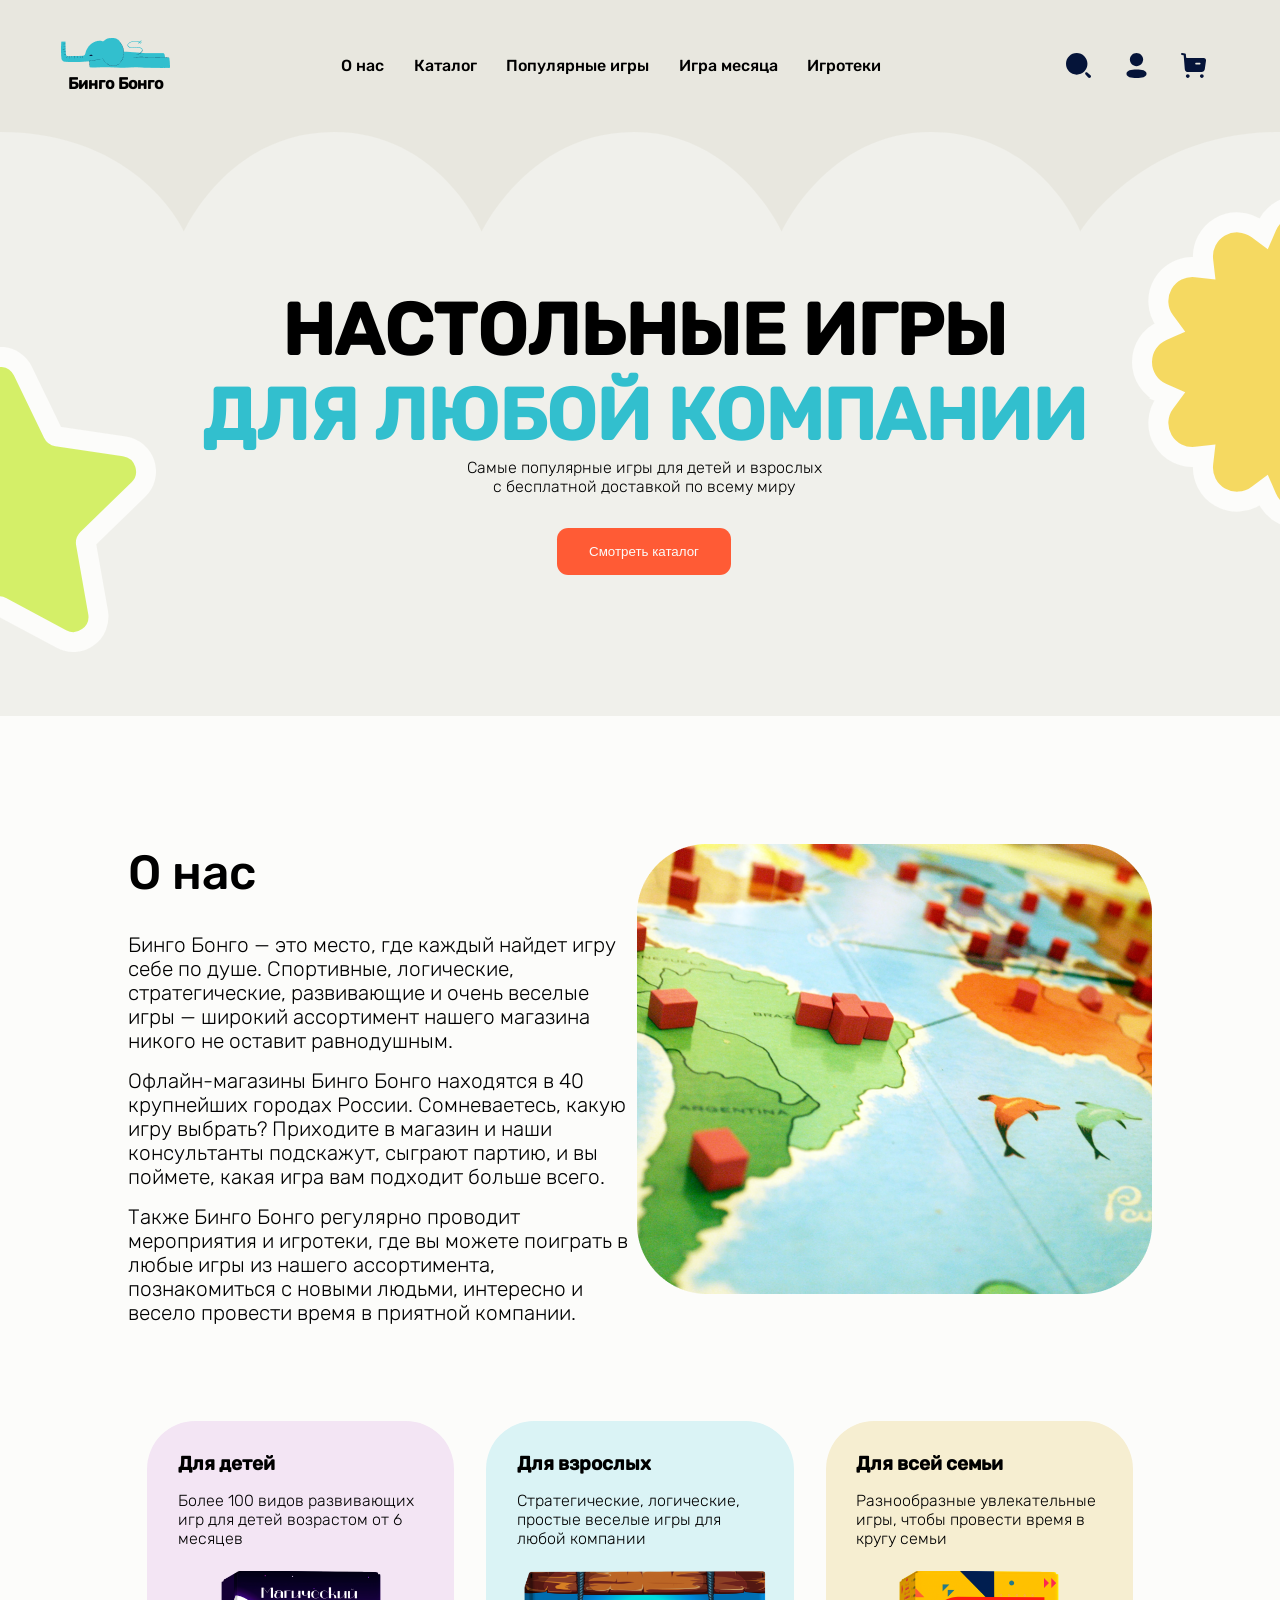
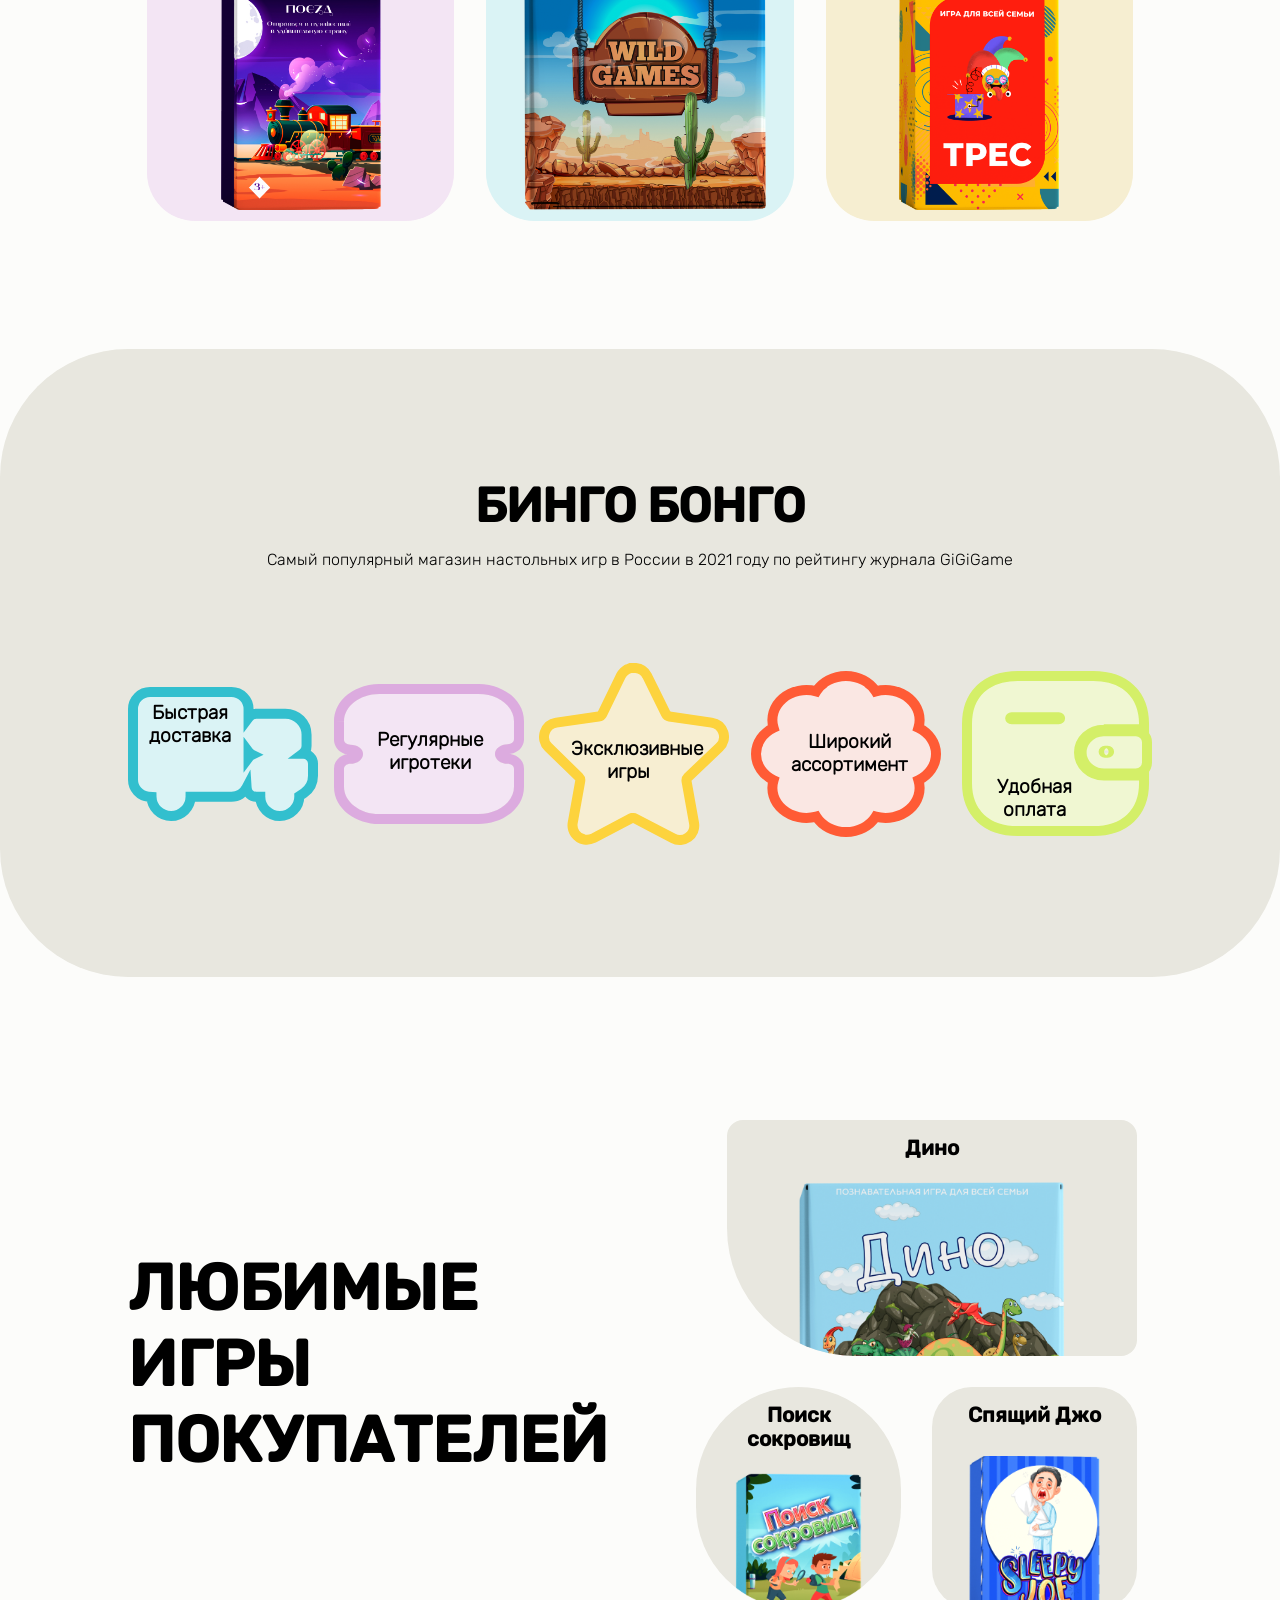
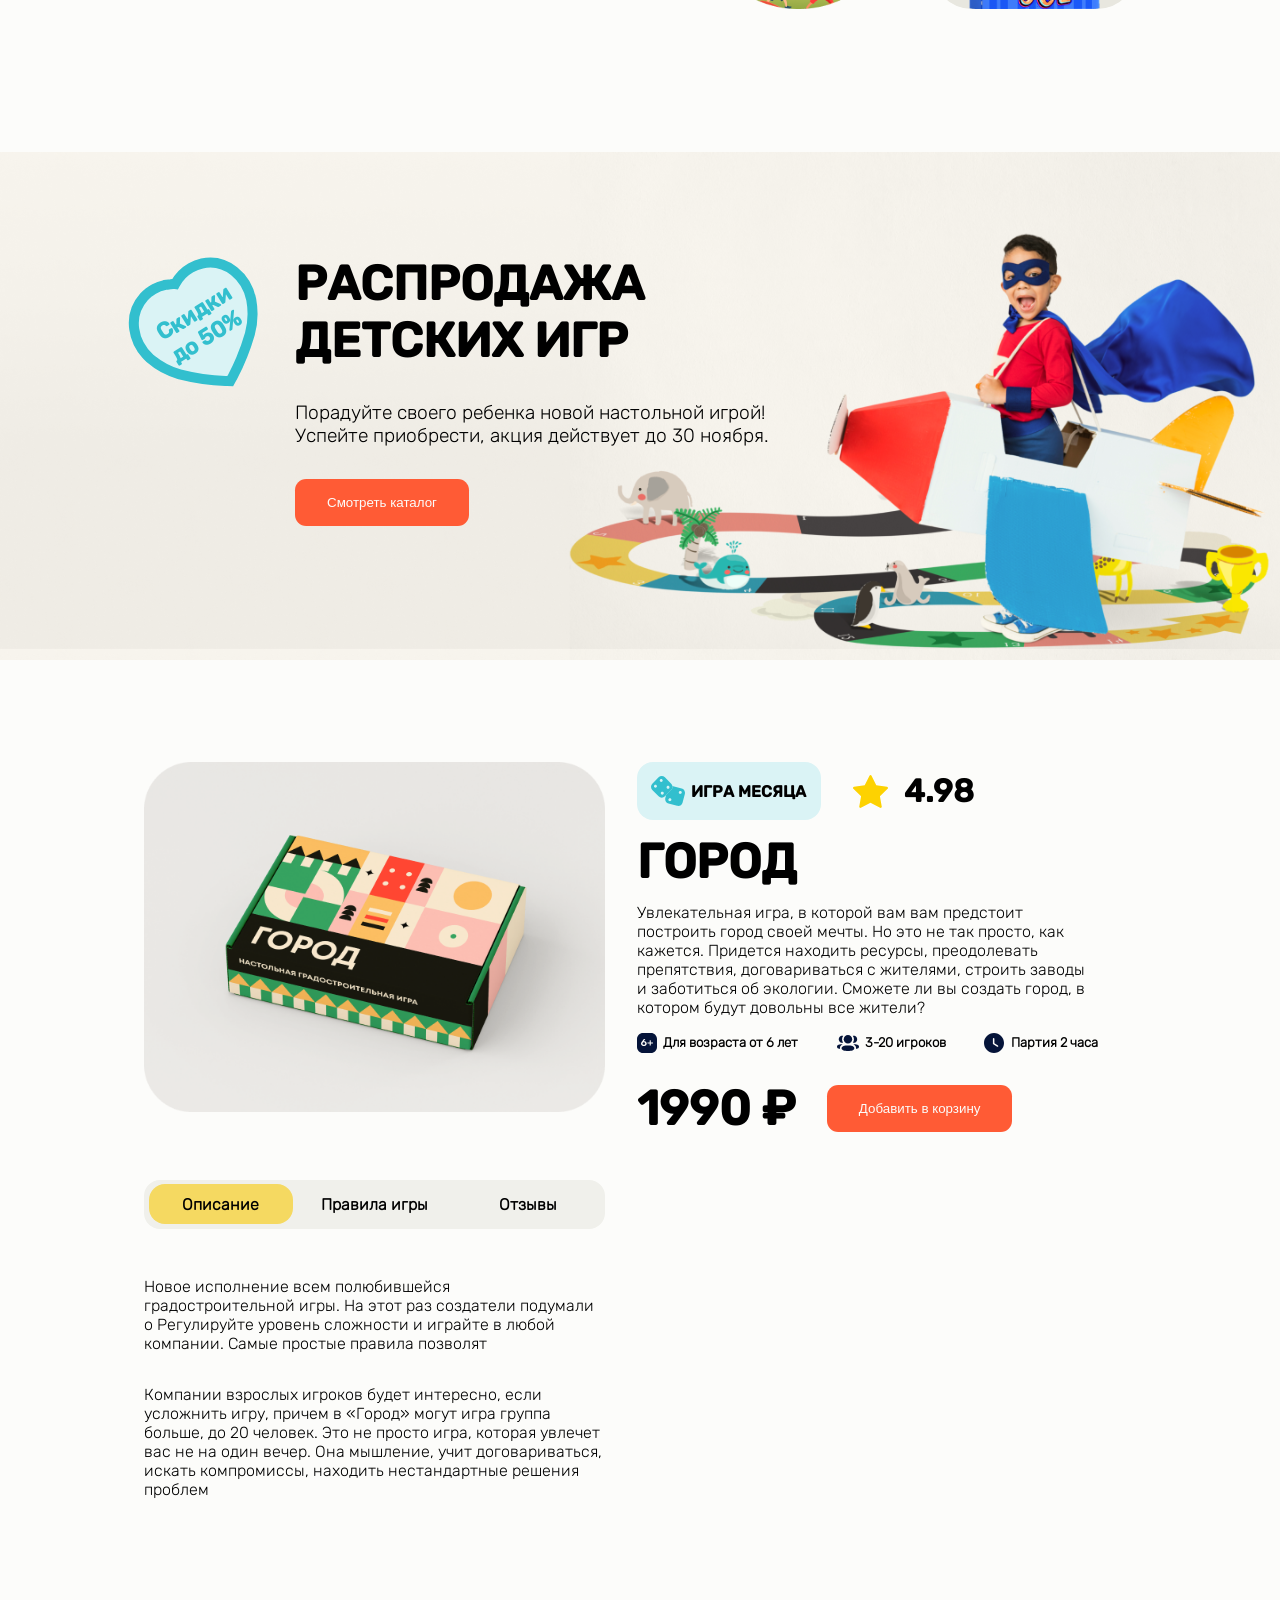
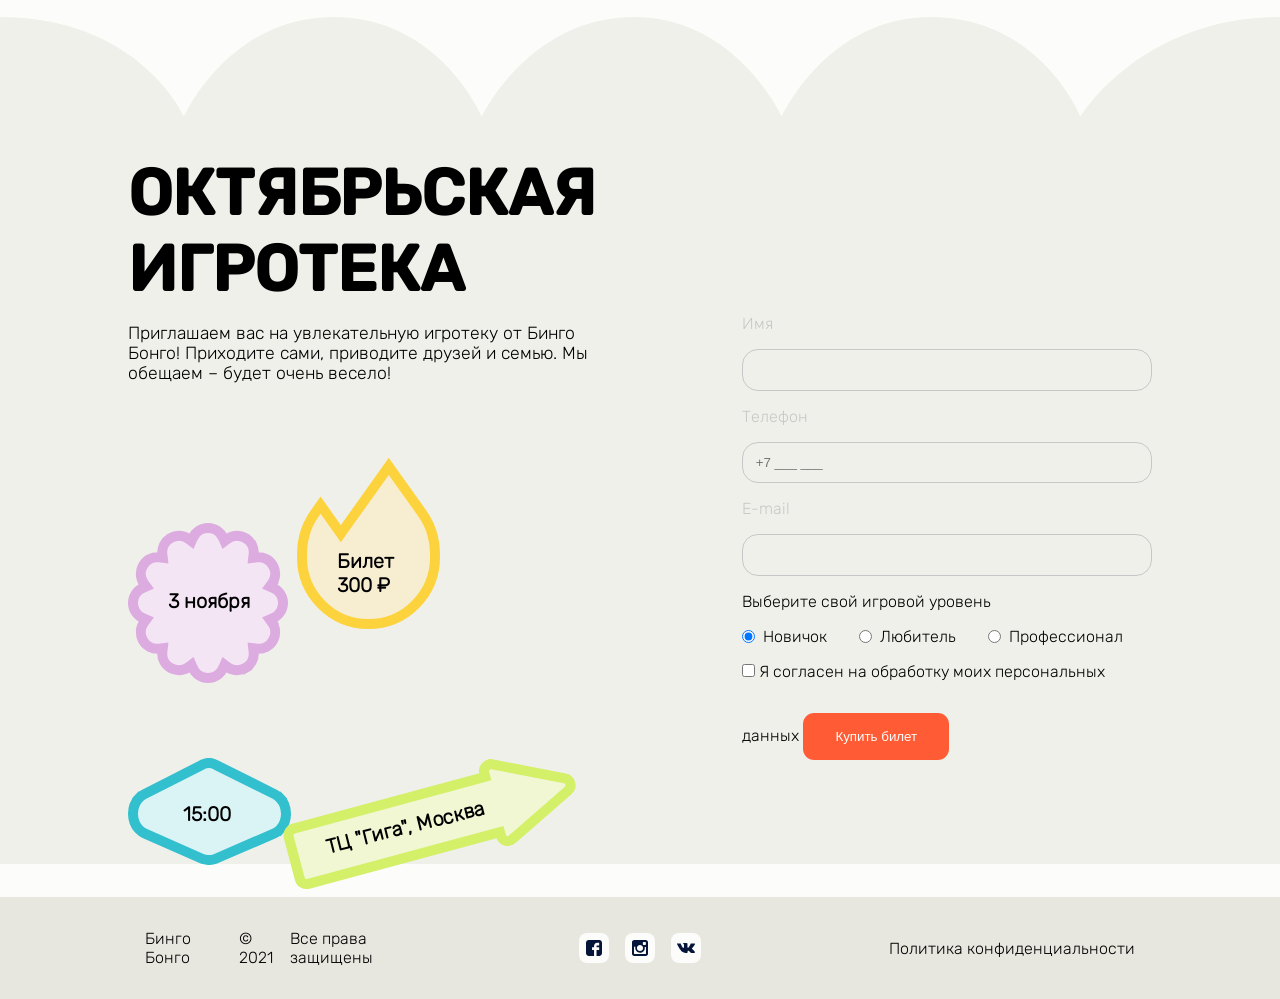
<file: BINGO/index.html>
<!DOCTYPE html>
<html lang="en">
<head>
    <meta charset="UTF-8">
    <meta name="viewport" content="width=device-width, initial-scale=1.0">
    <title>Бинго Бонго</title>
    <link rel="stylesheet" href="style.css">
</head>
<body>

<section class="main">
    <header>
        <div class="header">
            <div class="logo">
                <img src="img/logotype.png" alt="Логотип">
                <h1>Бинго Бонго</h1>
            </div>
            <div class="nav">
                <nav>
                    <ul>
                        <li><a href="main.html">О нас</a></li>
                        <li><a href="main.html">Каталог</a></li>
                        <li><a href="main.html">Популярные игры</a></li>
                        <li><a href="main.html">Игра месяца</a></li>
                        <li><a href="main.html">Игротеки</a></li>
                    </ul>
                </nav>
            </div>
            <div class="icons">
                <img src="img/search.svg" alt="Иконка поиска">
                <img src="img/profile.svg" alt="Иконка профиля">
                <img src="img/cart.svg" alt="Иконка корзины">
            </div>
        </div>
    </header>

    <section class="banner">
        <div class="banner">
            <img src="img/star-main.svg" alt="Изображение звезды" id="star_main">
            <div class="information">
                <h2>Настольные игры</h2>
                <h2 class="blue">Для любой компании</h2>
                <p>Самые популярные игры для детей и взрослых <br> с бесплатной доставкой по всему миру</p>
                <button>Смотреть каталог</button>
            </div>
            <img src="img/flower-main.svg" alt="Изображение цветка" id="flower_main">
        </div>
    </section>
</section>

<section class="about">
    <div class="content">
        <div class="about">
            <div class="text">
                <h2>О нас</h2>
                <p>Бинго Бонго — это место, где каждый найдет игру себе по душе. Спортивные, логические, стратегические, развивающие и очень веселые игры — широкий ассортимент нашего магазина никого не оставит равнодушным.</p>
                <p>Офлайн-магазины Бинго Бонго находятся в 40 крупнейших городах России. Сомневаетесь, какую игру выбрать? Приходите в магазин и наши консультанты подскажут, сыграют партию, и вы поймете, какая игра вам подходит больше всего.</p>
                <p>Также Бинго Бонго регулярно проводит мероприятия и игротеки, где вы можете поиграть в любые игры из нашего ассортимента, познакомиться с новыми людьми, интересно и весело провести время в приятной компании.</p>
            </div>
            <div class="image">
                <img src="img/game.png" alt="Изображение игры">
            </div>
        </div>

        <div class="cards">
            <div class="card" id="first">
                <h4>Для детей</h4>
                <p>Более 100 видов развивающих игр для детей возрастом от 6 месяцев</p>
                <div class="card_img">
                    <img src="img/magictrain.png" alt="Изображение игры для детей">
                </div>
            </div>

            <div class="card" id="second">
                <h4>Для взрослых</h4>
                <p>Стратегические, логические, простые веселые игры для любой компании</p>
                <div class="card_img">
                    <img src="img/wildgames.png" alt="Изображение игры для взрослых">
                </div>
            </div>

            <div class="card" id="third">
                <h4>Для всей семьи</h4>
                <p>Разнообразные увлекательные игры, чтобы провести время в кругу семьи</p>
                <div class="card_img">
                    <img src="img/tres.png" alt="Изображение игры для всей семьи">
                </div>
            </div>
        </div>
    </div>
</section>
<section class="advantages">
    <div class="content">
        <div class="advantages">
            <h1>Бинго Бонго</h1>
            <p>Самый популярный магазин настольных игр в России в 2021 году по рейтингу журнала GiGiGame</p>
            
            <div class="advantage_icons">
                <div class="advantage_icon" id="delivery">
                    <h5>Быстрая доставка</h5>
                    <img src="img/car.svg" alt="Иконка Машина">
                </div>
                
                <div class="advantage_icon" id="events">
                    <h5>Регулярные игротеки</h5>
                    <img src="img/ticket.svg" alt="Иконка Билет">
                </div>
                
                <div class="advantage_icon" id="exclusive">
                    <h5>Эксклюзивные игры</h5>
                    <img src="img/star.svg" alt="Иконка Звезда">
                </div>
                
                <div class="advantage_icon" id="range">
                    <h5>Широкий ассортимент</h5>
                    <img src="img/cloud.svg" alt="Иконка Облако">
                </div>
                
                <div class="advantage_icon" id="payment">
                    <h5>Удобная оплата</h5>
                    <img src="img/wallet.svg" alt="Иконка Кошелек">
                </div>
            </div>
        </div>
    </div>
</section>
<section class="favourites">
    <div class="content">
        <div class="favourites">
            
            <div class="favourite_text">
                <h3>Любимые игры <br> покупателей</h3>
            </div>

            <div class="favourite_cards">
                <div class="favourite_card" id="dino">
                    <h4>Дино</h4>
                    <img src="img/dino.png" alt="Обложка игры Дино">
                </div>

                <div class="favourite_card" id="treasure_hunt">
                    <h4>Поиск <br> сокровищ</h4>
                    <img src="img/treasurehunt.png" alt="Обложка игры Поиск сокровищ">
                </div>

                <div class="favourite_card" id="sleep_joe">
                    <h4>Спящий Джо</h4>
                    <img src="img/sleepyjoe.png" alt="Обложка игры Спящий Джо">
                </div>
            </div>

        </div>
    </div>
</section>
<section class="lead">
    <div class="content">
        <div class="lead">
            <div class="label">
                <h4>Скидки до 50%</h4>
                <img src="img/heart.svg" alt="Иконка сердечка">
            </div>

            <div class="information_text">
                <h3>Распродажа детских игр</h3>
                <p>Порадуйте своего ребенка новой настольной игрой! <br>
                Успейте приобрести, акция действует до 30 ноября.</p>
                <button>Смотреть каталог</button>
            </div>
        </div>
    </div>
</section>

<section class="game_card">
    <div class="content">
        <div class="game">
            <div class="photo">
                <img src="img/town.png" alt="Изображение игры Город">
            </div>
            <div class="description">
    <div class="information_bar">
        <div class="title">
            <img src="img/dice.svg" alt="Кубики">
            <h4>Игра месяца</h4>
        </div>
        <div class="rate">
            <img src="img/rate.svg" id="rate" alt="Изображение звезды рейтинга">
            <h4>4.98</h4>
        </div>
    </div>
    <div class="descripte">
        <h3>Город</h3>
        <p>Увлекательная игра, в которой вам вам предстоит построить город своей мечты.
            Но это не так просто, как кажется. Придется находить ресурсы, преодолевать препятствия,
            договариваться с жителями, строить заводы и заботиться об экологии. Сможете ли вы создать город,
            в котором будут довольны все жители?</p>
        <div class="features">
            <div class="feature">
                <img src="img/age.svg" alt="Иконка возрастного ограничения">
                <h5>Для возраста от 6 лет</h5>
            </div>
            <div class="feature">
                <img src="img/company.svg" alt="Иконка количества игроков">
                <h5>3-20 игроков</h5>
            </div>
            <div class="feature">
                <img src="img/time.svg" alt="Иконка длительности игры">
                <h5>Партия 2 часа</h5>
            </div>
        </div>
        <div class="pay">
            <h3>1990 &#8381;</h3>
            <button>Добавить в корзину</button>
        </div>
    </div>
</div>
<div class="frames">
            <div class="tabs">
                <input type="radio" name="tabs" id="discripte_tab" checked>
                <label for="discripte_tab">Описание</label>

                <input type="radio" name="tabs" id="rules_tab">
                <label for="rules_tab">Правила игры</label>

                <input type="radio" name="tabs" id="reviews_tab">
                <label for="reviews_tab">Отзывы</label>
            </div>
            <div class="frame">
                <div class="discripte_frame">
                    <p>Новое исполнение всем полюбившейся градостроительной игры. На этот раз создатели подумали о 
                        Регулируйте уровень сложности и играйте в любой компании. Самые простые правила позволят</p>
                    <p>Компании взрослых игроков будет интересно, если усложнить игру, причем в «Город» могут игра
                        группа больше, до 20 человек. Это не просто игра, которая увлечет вас не на один вечер. Она
                        мышление, учит договариваться, искать компромиссы, находить нестандартные решения проблем</p>
                </div>
            </div>
        </div>
    </div>
</div>
</section>

<section class="event">
    <div class="content">
        <div class="event">
            <div class="information_event">
                <h3>Октябрьская игротека</h3>
                <p>Приглашаем вас на увлекательную игротеку от Бинго Бонго! Приходите сами,
                    приводите друзей и семью. Мы обещаем – будет очень весело!</p>
                <div class="stickers">
                    <div id="flower">
                        <h5>3 ноября</h5>
                        <img src="img/flower.svg" alt="Иконка Цветок">
                    </div>
                    <div id="fire">
                        <h5>Билет 300 &#8381;</h5>
                        <img src="img/fire.svg" alt="Иконка Огонь">
                    </div>
                    <div id="rhomb">
                        <h5>15:00</h5>
                        <img src="img/rhomb.svg" alt="Иконка Ромб">
                    </div>
                    <div id="arrow">
                        <h5>ТЦ "Гига", Москва</h5>
                        <img src="img/arrow.svg" alt="Иконка Стрелка">
                    </div>
                </div>
            </div>
            <div class="form">
            <form action="main.html">
                <label for="name" class="muted">Имя</label>
                <input type="text" name="name" id="name">

                <label for="phone" class="muted">Телефон</label>
                <input type="tel" name="phone" id="phone" placeholder="+7 ___ ___">

                <label for="email" class="muted">E-mail</label>
                <input type="email" name="email" id="email">

                <p>Выберите свой игровой уровень</p>
                <div class="radio_group">
                    <input type="radio" name="level" id="beginner" checked>
                    <label for="beginner">Новичок</label>

                    <input type="radio" name="level" id="amateur">
                    <label for="amateur">Любитель</label>

                    <input type="radio" name="level" id="professional">
                    <label for="professional">Профессионал</label>
                </div>

                <input type="checkbox" name="checkbox_data" id="data">
                <label for="data">Я согласен на обработку моих персональных данных</label>
                <button>Купить билет</button>
            </form>
        </div>
    </div>
</div>
</section>
<footer>
    <div class="content">
        <div class="footer">
            <div class="circle">
                <p>Бинго Бонго</p>
                <p>&#169; 2021</p>
                <p>Все права защищены</p>
            </div>

            <div class="networks">
                <img src="img/facebook.svg" alt="Иконка facebook">
                <img src="img/instagram.svg" alt="Иконка instagram">
                <img src="img/vk.svg" alt="Иконка vk">
            </div>

            <div class="politic">
                <p>Политика конфиденциальности</p>
            </div>
        </div>
    </div>
</footer>
</body>
</html>
</file>
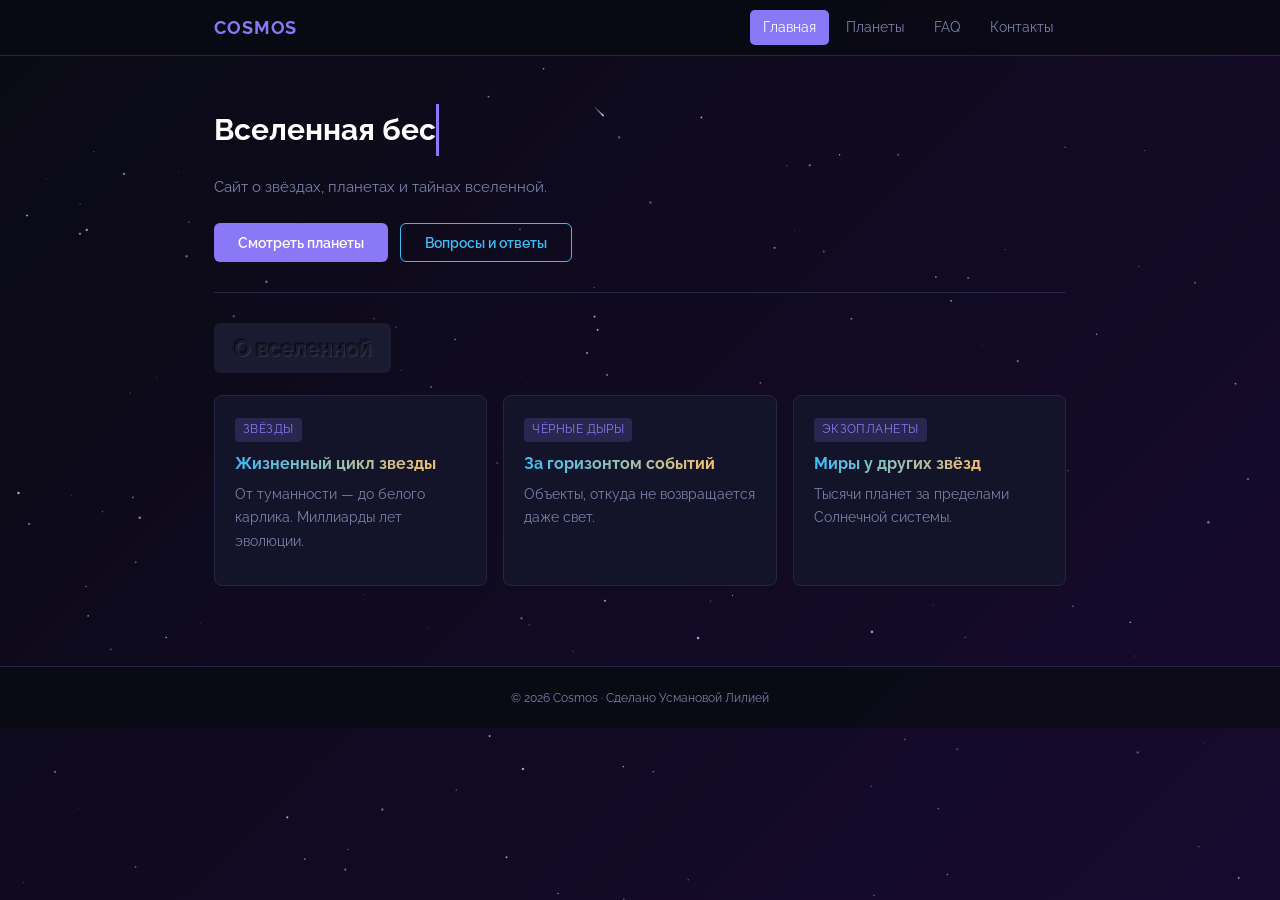
<file: cosmos.html>
<!DOCTYPE html>
<html lang="ru">
<head>
  <meta charset="UTF-8"/>
  <meta name="viewport" content="width=device-width, initial-scale=1.0"/>
  <title>Cosmos</title>
  <link href="https://fonts.googleapis.com/css2?family=Raleway:wght@400;600;700&display=swap" rel="stylesheet"/>
  <style>
    :root {
      --bg:      #0a0a14;
      --card:    #13132a;
      --border:  #252545;
      --text:    #d8dcf0;
      --muted:   #7a80a8;
      --purple:  #8b78f6;
      --blue:    #38bdf8;
      --gold:    #f6c06c;
    }

    *, *::before, *::after { box-sizing: border-box; margin: 0; padding: 0; }

    body {
      font-family: 'Raleway', sans-serif;
      background: var(--bg);
      color: var(--text);
      font-size: 15px;
      line-height: 1.7;
    }

    /* =============================================
       ЭЛЕМЕНТ 10 — АНИМИРОВАННЫЙ ГРАДИЕНТНЫЙ ФОН
       ============================================= */
    body::before {
      content: '';
      position: fixed;
      inset: 0;
      z-index: -2;
      background: linear-gradient(135deg, #0a0a14 0%, #1a0a35 30%, #0a1a30 60%, #0d0a18 100%);
      background-size: 400% 400%;
      animation: bgMove 8s ease infinite;
    }
    @keyframes bgMove {
      0%   { background-position: 0% 50%; }
      50%  { background-position: 100% 50%; }
      100% { background-position: 0% 50%; }
    }

    /* ЭЛЕМЕНТ 1 — ПАДАЮЩИЕ ЗВЁЗДЫ */
    #starCanvas {
      position: fixed;
      inset: 0;
      z-index: -1;
      pointer-events: none;
    }

    /* HEADER */
    header {
      position: sticky;
      top: 0;
      z-index: 100;
      background: rgba(10,10,20,0.88);
      backdrop-filter: blur(8px);
      border-bottom: 1px solid var(--border);
      height: 56px;
    }
    .hdr {
      max-width: 900px;
      margin: 0 auto;
      padding: 0 24px;
      height: 100%;
      display: flex;
      align-items: center;
      justify-content: space-between;
    }
    .logo { font-weight: 700; font-size: 1.1rem; color: var(--purple); letter-spacing: .05em; }
    nav { display: flex; gap: 4px; }
    nav a {
      color: var(--muted);
      padding: 6px 13px;
      border-radius: 5px;
      font-size: .86rem;
      text-decoration: none;
      transition: color .2s, background .2s;
    }
    nav a:hover { color: var(--text); background: rgba(139,120,246,.15); }
    nav a.active { color: #fff; background: var(--purple); }

    /* PAGES */
    .page { display: none; animation: pgIn .3s ease; }
    .page.active { display: block; }
    @keyframes pgIn { from { opacity:0; transform:translateY(8px); } to { opacity:1; transform:translateY(0); } }

    main { max-width: 900px; margin: 0 auto; padding: 48px 24px 80px; }

    h1 { font-size: 1.8rem; font-weight: 700; margin-bottom: 8px; }
    h2 { font-size: 1.2rem; font-weight: 700; margin: 32px 0 14px; color: var(--text); }
    p  { color: var(--muted); margin-bottom: 12px; font-size: .92rem; }
    hr { border: none; border-top: 1px solid var(--border); margin: 30px 0; }

    /* CARDS */
    .cards { display: grid; grid-template-columns: repeat(auto-fill, minmax(240px,1fr)); gap: 16px; }
    .card {
      background: var(--card);
      border: 1px solid var(--border);
      border-radius: 8px;
      padding: 20px;
      transition: transform .2s, box-shadow .2s;
    }
    .card:hover { transform: translateY(-3px); box-shadow: 0 6px 20px rgba(139,120,246,.15); }
    .card p { font-size: .85rem; margin-top: 6px; }
    .tag {
      display: inline-block;
      font-size: .72rem;
      background: rgba(139,120,246,.18);
      color: var(--purple);
      border-radius: 4px;
      padding: 2px 8px;
      margin-bottom: 8px;
      text-transform: uppercase;
      letter-spacing: .04em;
    }

    /* ==============================================
       ЭЛЕМЕНТ 6 — ГРАДИЕНТНЫЙ ТЕКСТ ПРИ НАВЕДЕНИИ
       ============================================== */
    .grad-title {
      display: inline-block;
      font-size: 1rem;
      font-weight: 700;
      background: linear-gradient(90deg, var(--purple), var(--blue), var(--gold));
      -webkit-background-clip: text;
      -webkit-text-fill-color: transparent;
      background-clip: text;
      background-size: 200%;
      background-position: 100%;
      transition: background-position .5s;
    }
    .card:hover .grad-title { background-position: 0%; }

    /* ==============================================
       ЭЛЕМЕНТ 7 — ГРАВИРОВАННЫЙ ТЕКСТ
       ============================================== */
    .engraved {
      display: inline-block;
      font-size: 1.4rem;
      font-weight: 700;
      color: #1a1a30;
      background: #1a1a30;
      text-shadow:
        1px 1px 1px rgba(255,255,255,.13),
        -1px -1px 2px rgba(0,0,0,.8);
      padding: 6px 20px;
      border-radius: 6px;
      margin-bottom: 22px;
    }

    /* ==============================================
       ЭЛЕМЕНТ 8 — ПИШУЩАЯ МАШИНКА
       ============================================== */
    .typewriter {
      font-size: 1.9rem;
      font-weight: 700;
      color: #fff;
      border-right: 3px solid var(--purple);
      white-space: nowrap;
      overflow: hidden;
      display: inline-block;
      animation: blink .75s step-end infinite;
    }
    @keyframes blink {
      0%,100% { border-color: var(--purple); }
      50%      { border-color: transparent; }
    }

    /* ==============================================
       ЭЛЕМЕНТ 9 — СКОЛЬЗЯЩЕЕ ПОЯВЛЕНИЕ
       ============================================== */
    .slide-in {
      opacity: 0;
      transform: translateX(-30px);
      transition: opacity .6s ease, transform .6s ease;
    }
    .slide-in.on { opacity: 1; transform: translateX(0); }

    /* ==============================================
       ЭЛЕМЕНТ 4 — БЛЕСТЯЩАЯ КНОПКА
       ============================================== */
    .btn-shiny {
      position: relative;
      overflow: hidden;
      padding: 10px 24px;
      border-radius: 6px;
      border: none;
      background: var(--purple);
      color: #fff;
      font-family: 'Raleway', sans-serif;
      font-size: .9rem;
      font-weight: 600;
      cursor: pointer;
      transition: background .25s;
    }
    .btn-shiny::before {
      content: '';
      position: absolute;
      top: 0; left: -100%;
      width: 55%; height: 100%;
      background: linear-gradient(120deg, transparent 20%, rgba(255,255,255,.45) 50%, transparent 80%);
      transition: left .5s ease;
    }
    .btn-shiny:hover { background: #a190f8; }
    .btn-shiny:hover::before { left: 150%; }

    /* ==============================================
       ЭЛЕМЕНТ 3 — ДРОЖАЩАЯ КНОПКА
       ============================================== */
    .btn-shaky {
      padding: 10px 24px;
      border-radius: 6px;
      border: 1px solid var(--blue);
      background: transparent;
      color: var(--blue);
      font-family: 'Raleway', sans-serif;
      font-size: .9rem;
      font-weight: 600;
      cursor: pointer;
    }
    .btn-shaky:hover { animation: shake .4s ease; background: rgba(56,189,248,.08); }
    @keyframes shake {
      0%,100% { transform: rotate(0); }
      20%     { transform: rotate(-6deg); }
      40%     { transform: rotate(6deg); }
      60%     { transform: rotate(-4deg); }
      80%     { transform: rotate(4deg); }
    }

    /* КНОПКИ РЯДОМ */
    .btn-row { display: flex; gap: 12px; flex-wrap: wrap; margin-top: 24px; }

    /* ==============================================
       ЭЛЕМЕНТ 2 — АНИМИРОВАННОЕ ПОЛЕ ПОИСКА
       ============================================== */
    .search-box {
      width: 190px;
      padding: 9px 14px;
      border: 2px solid var(--purple);
      border-radius: 6px;
      background: var(--card);
      color: var(--text);
      font-family: 'Raleway', sans-serif;
      font-size: .88rem;
      outline: none;
      transition: width .4s ease, box-shadow .3s;
    }
    .search-box:focus { width: 320px; box-shadow: 0 0 0 3px rgba(139,120,246,.25); }
    .search-box::placeholder { color: var(--muted); }

    /* ==============================================
       ЭЛЕМЕНТ 5 — ТУМБЛЕР
       ============================================== */
    .toggle-row {
      display: flex;
      align-items: center;
      gap: 10px;
      font-size: .85rem;
      color: var(--muted);
      margin-bottom: 20px;
    }
    .switch { position: relative; display: inline-block; width: 42px; height: 23px; }
    .switch input { opacity: 0; width: 0; height: 0; }
    .knob {
      position: absolute;
      inset: 0;
      background: var(--border);
      border-radius: 23px;
      cursor: pointer;
      transition: background .3s;
    }
    .knob::before {
      content: '';
      position: absolute;
      width: 17px; height: 17px;
      border-radius: 50%;
      background: #fff;
      left: 3px; top: 3px;
      transition: transform .3s;
    }
    .switch input:checked + .knob { background: var(--purple); }
    .switch input:checked + .knob::before { transform: translateX(19px); }
    #planetsGrid.list-mode { grid-template-columns: 1fr; }

    /* АККОРДЕОН */
    .acc { margin-top: 8px; }
    .acc-item { border: 1px solid var(--border); border-radius: 6px; margin-bottom: 8px; overflow: hidden; }
    .acc-h {
      width: 100%;
      background: var(--card);
      border: none;
      text-align: left;
      padding: 13px 16px;
      font-family: 'Raleway', sans-serif;
      font-size: .9rem;
      font-weight: 600;
      color: var(--text);
      cursor: pointer;
      display: flex;
      justify-content: space-between;
      transition: background .2s;
    }
    .acc-h:hover { background: rgba(255,255,255,.03); }
    .acc-arrow { transition: transform .3s; }
    .acc-item.open .acc-arrow { transform: rotate(180deg); }
    .acc-body { max-height: 0; overflow: hidden; transition: max-height .35s ease; }
    .acc-inner { padding: 0 16px 14px; color: var(--muted); font-size: .88rem; }

    /* ФОРМА */
    .form { max-width: 460px; }
    .fg { margin-bottom: 16px; }
    .fg label { display: block; font-size: .83rem; color: var(--muted); margin-bottom: 5px; }
    .fg input, .fg textarea {
      width: 100%;
      padding: 9px 13px;
      border: 1px solid var(--border);
      border-radius: 6px;
      background: var(--card);
      color: var(--text);
      font-family: 'Raleway', sans-serif;
      font-size: .88rem;
      outline: none;
      transition: border-color .2s, box-shadow .2s;
    }
    .fg input:focus, .fg textarea:focus {
      border-color: var(--purple);
      box-shadow: 0 0 0 3px rgba(139,120,246,.2);
    }
    .fg textarea { resize: vertical; min-height: 90px; }
    .ok-msg {
      display: none;
      margin-top: 12px;
      padding: 11px 15px;
      border-radius: 6px;
      background: rgba(139,120,246,.15);
      border: 1px solid var(--purple);
      color: var(--purple);
      font-size: .87rem;
    }

    /* НАВЕРХ */
    #topBtn {
      position: fixed;
      bottom: 26px; right: 26px;
      width: 38px; height: 38px;
      background: var(--purple);
      color: #fff;
      border: none;
      border-radius: 50%;
      font-size: 1rem;
      cursor: pointer;
      opacity: 0;
      transform: translateY(10px);
      transition: opacity .3s, transform .3s;
      z-index: 200;
    }
    #topBtn.show { opacity: 1; transform: translateY(0); }
    #topBtn:hover { background: #a190f8; }

    footer {
      background: rgba(10,10,20,.9);
      border-top: 1px solid var(--border);
      text-align: center;
      padding: 20px;
      font-size: .78rem;
      color: var(--muted);
    }
  </style>
</head>
<body>

<canvas id="starCanvas"></canvas>

<header>
  <div class="hdr">
    <span class="logo">COSMOS</span>
    <nav>
      <a href="#" class="nl active" data-p="home">Главная</a>
      <a href="#" class="nl" data-p="planets">Планеты</a>
      <a href="#" class="nl" data-p="faq">FAQ</a>
      <a href="#" class="nl" data-p="contact">Контакты</a>
    </nav>
  </div>
</header>

<main>

  <!-- ====== ГЛАВНАЯ ====== -->
  <div class="page active" id="page-home">

    <!-- ЭЛЕМЕНТ 8: пишущая машинка -->
    <div style="margin-bottom:10px;">
      <span class="typewriter" id="tw"></span>
    </div>
    <p>Сайт о звёздах, планетах и тайнах вселенной.</p>

    <!-- ЭЛЕМЕНТЫ 4 и 3: блестящая и дрожащая кнопки -->
    <div class="btn-row">
      <button class="btn-shiny" onclick="navigate('planets')">Смотреть планеты</button>
      <button class="btn-shaky" onclick="navigate('faq')">Вопросы и ответы</button>
    </div>

    <hr/>

    <!-- ЭЛЕМЕНТ 7: гравированный текст -->
    <div><span class="engraved">О вселенной</span></div>

    <!-- ЭЛЕМЕНТ 9: скользящее появление карточек -->
    <div class="cards">
      <div class="card slide-in">
        <span class="tag">Звёзды</span>
        <div class="grad-title">Жизненный цикл звезды</div>
        <p>От туманности — до белого карлика. Миллиарды лет эволюции.</p>
      </div>
      <div class="card slide-in" style="transition-delay:.1s">
        <span class="tag">Чёрные дыры</span>
        <div class="grad-title">За горизонтом событий</div>
        <p>Объекты, откуда не возвращается даже свет.</p>
      </div>
      <div class="card slide-in" style="transition-delay:.2s">
        <span class="tag">Экзопланеты</span>
        <div class="grad-title">Миры у других звёзд</div>
        <p>Тысячи планет за пределами Солнечной системы.</p>
      </div>
    </div>
  </div>

  <!-- ====== ПЛАНЕТЫ ====== -->
  <div class="page" id="page-planets">
    <h1>Планеты Солнечной системы</h1>

    <!-- ЭЛЕМЕНТ 5: тумблер сетка/список -->
    <div class="toggle-row">
      <span>Сетка</span>
      <label class="switch">
        <input type="checkbox" id="tog"/>
        <span class="knob"></span>
      </label>
      <span>Список</span>
    </div>

    <!-- ЭЛЕМЕНТ 2: поле поиска -->
    <div style="margin-bottom:20px;">
      <input class="search-box" type="text" placeholder="Найти планету..." id="srch"/>
    </div>

    <div class="cards" id="planetsGrid">
      <div class="card" data-name="меркурий"><span class="tag">Твёрдая</span><div class="grad-title">Меркурий</div><p>Ближайшая к Солнцу. Перепад температур: −180 / +430 °C.</p></div>
      <div class="card" data-name="венера"><span class="tag">Твёрдая</span><div class="grad-title">Венера</div><p>Самая горячая планета. Плотная атмосфера из CO₂.</p></div>
      <div class="card" data-name="земля"><span class="tag">Твёрдая</span><div class="grad-title">Земля</div><p>Единственная известная планета с жизнью.</p></div>
      <div class="card" data-name="марс"><span class="tag">Твёрдая</span><div class="grad-title">Марс</div><p>Красная планета. Главный кандидат на колонизацию.</p></div>
      <div class="card" data-name="юпитер"><span class="tag">Газовый гигант</span><div class="grad-title">Юпитер</div><p>Крупнейшая планета. Большое Красное Пятно — шторм 350+ лет.</p></div>
      <div class="card" data-name="сатурн"><span class="tag">Газовый гигант</span><div class="grad-title">Сатурн</div><p>Знаменит кольцами из льда и пыли.</p></div>
      <div class="card" data-name="уран"><span class="tag">Ледяной гигант</span><div class="grad-title">Уран</div><p>Вращается «лёжа на боку» — ось наклонена на 98°.</p></div>
      <div class="card" data-name="нептун"><span class="tag">Ледяной гигант</span><div class="grad-title">Нептун</div><p>Самая дальняя планета. Ветра до 2100 км/ч.</p></div>
    </div>
  </div>

  <!-- ====== FAQ ====== -->
  <div class="page" id="page-faq">
    <h1>Вопросы и ответы</h1>
    <p>Несколько популярных вопросов о космосе.</p>
    <div class="acc">
      <div class="acc-item">
        <button class="acc-h">Сколько лет вселенной? <span class="acc-arrow">▾</span></button>
        <div class="acc-body"><div class="acc-inner">Около 13,8 миллиарда лет — такова оценка на основе реликтового излучения.</div></div>
      </div>
      <div class="acc-item">
        <button class="acc-h">Сколько галактик существует? <span class="acc-arrow">▾</span></button>
        <div class="acc-body"><div class="acc-inner">По современным данным — от 200 млрд до 2 трлн в наблюдаемой вселенной.</div></div>
      </div>
      <div class="acc-item">
        <button class="acc-h">Есть ли жизнь на других планетах? <span class="acc-arrow">▾</span></button>
        <div class="acc-body"><div class="acc-inner">Достоверных доказательств нет, но с учётом числа планет большинство учёных считают это вероятным.</div></div>
      </div>
      <div class="acc-item">
        <button class="acc-h">Что будет с Солнцем? <span class="acc-arrow">▾</span></button>
        <div class="acc-body"><div class="acc-inner">Примерно через 5 млрд лет Солнце превратится в красный гигант, а затем — в белый карлик.</div></div>
      </div>
    </div>
  </div>

  <!-- ====== КОНТАКТЫ ====== -->
  <div class="page" id="page-contact">
    <h1>Контакты</h1>
    <p>Есть вопрос или хотите предложить тему? Напишите нам.</p>
    <form class="form" id="cForm">
      <div class="fg">
        <label>Имя</label>
        <input type="text" placeholder="Ваше имя"/>
      </div>
      <div class="fg">
        <label>Email</label>
        <input type="email" placeholder="email@example.com"/>
      </div>
      <div class="fg">
        <label>Сообщение</label>
        <textarea placeholder="Ваш вопрос..."></textarea>
      </div>
      <button class="btn-shiny" type="submit">Отправить</button>
      <div class="ok-msg" id="okMsg">Сообщение отправлено!</div>
    </form>
  </div>

</main>

<footer>© 2026 Cosmos · Сделано Усмановой Лилией</footer>
<button id="topBtn" title="Наверх">↑</button>

<script>
/* НАВИГАЦИЯ */
function navigate(id) {
  document.querySelectorAll('.page').forEach(p => p.classList.remove('active'));
  document.querySelectorAll('.nl').forEach(a => a.classList.remove('active'));
  document.getElementById('page-' + id).classList.add('active');
  document.querySelector('[data-p="' + id + '"]').classList.add('active');
  window.scrollTo({ top: 0 });
  if (id === 'home') startTW();
  activateSlideIns();
}
document.querySelectorAll('.nl').forEach(l =>
  l.addEventListener('click', e => { e.preventDefault(); navigate(l.dataset.p); })
);

/* ЭЛЕМЕНТ 8: пишущая машинка */
const twEl = document.getElementById('tw');
const twStr = 'Вселенная бесконечна';
let twI = 0, twTimer;
function startTW() {
  twEl.textContent = ''; twI = 0; clearInterval(twTimer);
  twTimer = setInterval(() => {
    if (twI < twStr.length) twEl.textContent += twStr[twI++];
    else clearInterval(twTimer);
  }, 85);
}
startTW();

/* ЭЛЕМЕНТ 1: падающие звёзды */
(function () {
  const c = document.getElementById('starCanvas');
  const ctx = c.getContext('2d');
  let W, H, dots = [], shots = [];
  function resize() { W = c.width = innerWidth; H = c.height = innerHeight; }
  resize();
  window.addEventListener('resize', resize);
  for (let i = 0; i < 160; i++)
    dots.push({ x: Math.random(), y: Math.random(), r: Math.random() * 1.1 + .2, a: Math.random() * .6 + .25 });
  function spawn() {
    shots.push({ x: Math.random() * W * .65, y: Math.random() * H * .4, len: Math.random() * 110 + 60,
      spd: Math.random() * 5 + 4, p: 0, a: 1 });
  }
  spawn(); setInterval(spawn, 2000);
  function draw() {
    ctx.clearRect(0, 0, W, H);
    dots.forEach(d => {
      ctx.beginPath(); ctx.arc(d.x * W, d.y * H, d.r, 0, Math.PI * 2);
      ctx.fillStyle = `rgba(200,210,255,${d.a})`; ctx.fill();
    });
    shots = shots.filter(s => s.a > 0);
    shots.forEach(s => {
      const ang = Math.PI / 4;
      const ex = s.x + Math.cos(ang) * s.len * s.p;
      const ey = s.y + Math.sin(ang) * s.len * s.p;
      const g = ctx.createLinearGradient(s.x, s.y, ex, ey);
      g.addColorStop(0, 'rgba(180,160,255,0)');
      g.addColorStop(.7, `rgba(200,180,255,${s.a * .7})`);
      g.addColorStop(1, `rgba(255,255,255,${s.a})`);
      ctx.beginPath(); ctx.moveTo(s.x, s.y); ctx.lineTo(ex, ey);
      ctx.strokeStyle = g; ctx.lineWidth = 1.4; ctx.stroke();
      s.p += s.spd / s.len * .06;
      if (s.p > 1) s.a -= .06;
    });
    requestAnimationFrame(draw);
  }
  draw();
})();

/* ЭЛЕМЕНТ 9: скользящее появление */
function activateSlideIns() {
  setTimeout(() => {
    document.querySelectorAll('.page.active .slide-in').forEach((el, i) =>
      setTimeout(() => el.classList.add('on'), i * 110)
    );
  }, 50);
}
activateSlideIns();

/* ЭЛЕМЕНТ 5: тумблер */
document.getElementById('tog').addEventListener('change', function () {
  document.getElementById('planetsGrid').classList.toggle('list-mode', this.checked);
});

/* ЭЛЕМЕНТ 2: поиск планет */
document.getElementById('srch').addEventListener('input', function () {
  const q = this.value.toLowerCase();
  document.querySelectorAll('#planetsGrid .card').forEach(c => {
    c.style.display = c.dataset.name.includes(q) ? '' : 'none';
  });
});

/* АККОРДЕОН */
document.querySelectorAll('.acc-h').forEach(btn => {
  btn.addEventListener('click', () => {
    const it = btn.closest('.acc-item'), open = it.classList.contains('open');
    document.querySelectorAll('.acc-item').forEach(i => {
      i.classList.remove('open'); i.querySelector('.acc-body').style.maxHeight = '0';
    });
    if (!open) {
      it.classList.add('open');
      it.querySelector('.acc-body').style.maxHeight = it.querySelector('.acc-inner').scrollHeight + 'px';
    }
  });
});

/* ФОРМА */
document.getElementById('cForm').addEventListener('submit', e => {
  e.preventDefault();
  const m = document.getElementById('okMsg');
  m.style.display = 'block'; e.target.reset();
  setTimeout(() => m.style.display = 'none', 3500);
});

/* КНОПКА НАВЕРХ */
const tb = document.getElementById('topBtn');
window.addEventListener('scroll', () => tb.classList.toggle('show', scrollY > 180));
tb.addEventListener('click', () => window.scrollTo({ top: 0, behavior: 'smooth' }));
</script>
</body>
</html>
</file>
<file: BINGO/style.css>
/* 1. ПОДКЛЮЧЕНИЕ ШРИФТОВ */
@font-face { font-family: Rubik-medium; src: url(fonts/Rubik-Medium.ttf); }
@font-face { font-family: rubik; src: url(fonts/Rubik-Light.ttf); }

/* 2. ОБЩИЕ СБРОСЫ */
* { box-sizing: border-box; margin: 0; padding: 0; }

body { background-color: #fcfcfa; font-family: rubik; }
h1, h2, h3, h4, a { font-family: Rubik-medium; }
a { text-decoration: none; color: black; }
a:hover { text-decoration: underline; }

/* 9. СТИЛЬ КНОПОК (до хедера по инструкции) */
button {
    background-color: #ff5b35;
    color: #fcfcfa;
    border: 0;
    border-radius: 0.7rem;
    padding: 1rem 2rem;
    margin: 2rem 0;
}

/* 3. MAIN SECTION */
section.main { background-color: #e8e7df; }

/* HEADER */
div.header {
    padding: 3% 0;
    display: flex;
    justify-content: space-around;
    align-items: center;
}
div.header div.logo { display: flex; flex-direction: column; align-items: center; }
div.logo h1 { font-size: medium; }
div.header div.nav { width: 50%; text-align: center; }
div.header div.nav li { list-style-type: none; display: inline; margin: 0 2%; }
div.header div.icons { width: 13%; display: flex; justify-content: space-between; padding: 1%; }
div.header div.icons img { width: 25px; height: 25px; }

/* BANNER */
section.banner { background-image: url("img/waves.svg"); background-size: 100%; height: 36.5rem; }
div.banner { height: 100%; display: flex; justify-content: space-between; align-items: center; text-align: center; }
div.banner img#star_main { align-self: flex-end; margin-bottom: 5%; }
div.banner img#flower_main { align-self: flex-start; margin-top: 5%; }
div.banner div.information { margin-top: 3rem; }
div.banner div.information h2 { font-size: 4.5em; text-transform: uppercase; }
div.banner div.information h2.blue { color: #32bfce; }
div.banner div.information p { font-weight: normal; }

/* ABOUT SECTION (по последним скриншотам) */
section.about { padding: 8rem 0; }
div.content { width: 80%; margin: 0 auto; }
div.about { display: flex; justify-content: space-between; }
div.about div.text { width: 50%; }

div.text h2 { margin-bottom: 2rem; font-size: 3em; font-weight: 400; }
div.text p { margin: 1rem 0; font-size: 1.3em; font-weight: 400; }

/* CARDS BLOCK */
div.cards {
    display: flex;
    justify-content: center;
    margin-top: 5rem;
    height: 25rem;
}

div.cards div.card {
    width: 30%;
    margin: 0 1rem;
    border-radius: 3rem;
    padding: 3%;
}

/* Цвета для каждой карточки */
div.cards div.card#first { background-color: #f3e5f4; }
div.cards div.card#second { background-color: #daf3f5; }
div.cards div.card#third { background-color: #f6eed1; }

/* Контейнеры картинок в карточках */
div.cards div.card div.card_img {
    height: 75%;
    text-align: center;
    padding: 3%;
}

div.card_img img { height: 100%; }

/* Текст в карточках */
div.cards div.card h4 { font-size: 1.2em; }
div.cards div.card p { margin: 1rem 0; }

/* ADVANTAGES ------------------------------------------------------------ */

/* 1. Задаем цвет фона для всего блока и делаем закругление */
section.advantages {
    background-color: #e8e7df;
    border-radius: 8rem;
}

/* 2. Задаем внутренние отступы сверху и снизу, текст выравниваем по центру */
div.advantages {
    padding: 8rem 0;
    text-align: center;
}

/* 3. Задаем стили для заголовка */
div.advantages h1 {
    font-size: 3rem;
    text-transform: uppercase;
    margin-bottom: 1rem;
}

/* 4. Выстраиваем иконки в ряд во флексбоксы, выравниваем по центру */
div.advantage_icons {
    margin-top: 3rem;
    display: flex;
    justify-content: space-between;
    align-items: center;
}

/* 5. Заголовки иконок, задаем стили */
div.advantage_icon h5 {
    width: 60%;
    font-size: 1.2em;
    font-weight: bolder;
    text-align: center;
}

/* 6. Для каждого заголовка задаем позиционирование (пример для первого) */
div.advantage_icon#delivery h5 {
    position: relative;
    top: 60px;
    left: 5px;
}

/* 6. Позиционирование заголовков для наложения на иконки */

div.advantage_icon#delivery h5 {
    position: relative;
    top: 60px;
    left: 5px;
}

div.advantage_icon#events h5 {
    position: relative;
    top: 90px;
    left: 40px;
}

div.advantage_icon#exclusive h5 {
    position: relative;
    top: 120px;
    left: 32px;
}

div.advantage_icon#range h5 {
    position: relative;
    top: 105px;
    left: 45px;
}

div.advantage_icon#payment h5 {
    position: relative;
    top: 150px;
    left: 15px;
}

/* FAVOURITES ----------------------------------------------------------- */

/* 1. Выравнивание основных блоков по центру с отступами 8rem */
div.favourites {
    display: flex;
    justify-content: space-between;
    align-items: center;
    padding: 8rem 0;
}

/* 2-3. Левый блок с текстом */
div.favourite_text {
    width: 50%; /* Ширина 50% */
}

div.favourite_text h3 {
    font-size: 4em; /* Размер 4em */
    text-transform: uppercase;
}

/* 4. Правый блок с карточками */
div.favourite_cards {
    width: 50%; /* Ширина 50% */
    display: flex;
    flex-wrap: wrap; /* Разрешаем перенос для сетки */
    justify-content: flex-end; /* Выравнивание в конец */
}

/* 5-6. Общие стили карточек */
div.favourite_card {
    background-color: #e8e7df; /* Цвет фона */
    display: flex;
    flex-direction: column;
    justify-content: space-between;
    margin: 3%;
}

div.favourite_card h4 {
    text-align: center;
    margin: 1rem 0;
    font-size: 1.3em;
}

/* 7. Карточка Дино (Верхняя) */
div.favourite_card#dino {
    width: 80%; /* Ширина 80% */
    /* Специфические радиусы: верх-лево, верх-право, низ-право, низ-лево */
    border-radius: 1rem 1rem 1rem 8rem;
}

/* 8. Нижние карточки */
div.favourite_card#treasure_hunt {
    width: 40%; /* Ширина 40% */
    border-radius: 10rem; /* Полное скругление */
}

div.favourite_card#sleep_joe {
    width: 40%; /* Ширина 40% */
    border-radius: 2.5rem;
}

/* Изображения внутри малых карточек */
div.favourite_card img {
    width: 100%;
    border-radius: inherit; /* Наследуют скругление карточки */
}

/* LEAD transform rotate ------------------------------------------------ */

section.lead {
    background-image: url("img/photo.png");
    background-size: 100%;
}

div.lead {
    padding: 10% 0;
    display: flex;
    justify-content: flex-start;
}

div.label {
    margin-top: -5%;
}

div.label h4 {
    width: 60%;
    font-size: 1.4em;
    color: #32bfce;
    position: relative;
    top: 90px;
    left: 30px;
    transform: rotate(-32deg);
}

div.information_text {
    width: 50%;
}

div.information_text h3 {
    font-size: 3em;
    text-transform: uppercase;
}

div.information_text p {
    font-size: 1.2em;
    margin-top: 2rem;
}

/* GAME CARD ----------------------------------------------------------- */

/* 1. flex-wrap определяет, будет ли флекс контейнер однострочным или многострочным. Делаем внутренние отступы. */
div.game {
    padding: 10% 0;
    display: flex;
    flex-wrap: wrap;
}

/* 2. Для картинки первого блока задаем ширину и внешние отступы */
div.photo {
    width: 45%;
    margin: 0 1rem;
}

/* 3. Картинки размещаем во всю область контейнера */
div.photo img {
    width: 100%;
}

/* 4. Для второго блока задаем также ширину, чтоб разместилась справа, делаем внешние отступы */
div.description {
    width: 45%;
    margin: 0 1rem;
}

/* 5. Размещаем блок во флексбокс */
div.information_bar {
    display: flex;
}

/* 6. Округление блока, внутренние отступы, собираем во флексбокс и выравниваем по центру, справа делаем отступ, ширина данного контейнера 40% */
div.title {
    background-color: #daf3f5;
    border-radius: 1rem;
    padding: 3%;
    display: flex;
    align-items: center;
    text-transform: uppercase;
    margin-right: 2rem;
    width: 40%;
}

/* 7. Делаем отступ от картинки и надписи */
div.title img {
    margin-right: 0.4rem;
}

/* 8. Изображение звезды и рейтинга, собираем в один флексбокс шириной 40% от основного блока */
div.rate {
    display: flex;
    align-items: center;
    width: 40%;
}

/* 9. Делаем отступы и ширину самого контейнера картинки */
div.rate img#rate {
    width: 2.2rem;
    margin-right: 1rem;
}

/* 10. Задаем размер заголовку блока */
div.rate h4 {
    font-size: 2em;
}

/* 11. Задаем размеры для заголовка «Город» */
div.descripte h3 {
    text-transform: uppercase;
    font-size: 3em;
    margin: 0.8rem 0;
}

/* 12. Для иконок с характеристиками, во флексбоксе выставляем в ряд */
div.features {
    margin-top: 1rem;
    display: flex;
    justify-content: space-between;
}

/* 13. Для каждого блока делаем выравнивание и отступы для картинок */
div.feature {
    display: flex;
    align-items: center;
}

div.feature img {
    margin-right: 0.4rem;
}

/* 14. Для кнопки и цены забираем во флексбокс и задаем отступ для цены */
div.pay {
    display: flex;
    align-items: center;
}

div.pay h3 {
    margin-right: 2rem;
}

/* 15. Задаем ширину для третьего блока */
div.frames {
    width: 45%;
    margin: 1rem;
}

/* 16. Элементы таба размещаем во флексбоксы, задаем цвет фона, выравниваем по центру элементы и текст, делаем округление для флексбокса */
div.frames div.tabs {
    width: 100%;
    background-color: #f0f0eb;
    border-radius: 1rem;
    display: flex;
    align-items: center;
    justify-content: center;
    text-align: center;
}

/* 17. Убираем элементы стили радиокнопок */
div.frames input[type=radio] {
    display: none;
}

/* 18. Создаем контейнер для каждой кнопки и размещаем во флексбокс */
div.frames label {
    border-radius: 1rem;
    display: flex;
    align-items: center;
    justify-content: center;
    height: 40px;
    width: 155px;
    font-weight: bold;
    margin: 1%;
}

/* 19. При нажатии на кнопку, меняем цвет фона */
div.frames input[type=radio]:checked + label {
    background-color: #f5d961;
}

/* 20. Делаем внутренние отступы для блока фрейм */
div.frame {
    padding-top: 1rem;
}

/* 21. Задаем отступы и размер для текста */
div.discripte_frame p {
    font-size: 1em;
    margin-top: 2rem;
}

/* EVENT ----------------------------------------------------------- */

/* 1. Для общего блока задаем фоновый рисунок, который занимает всю область и не повторяется, 
   высоту, верхний внутренний отступ, флексбокс выровнен по центру и элементы тоже */
section.event {
    background-image: url("img/waves_big.svg");
    background-size: 100%;
    background-repeat: no-repeat;
    height: 55rem;
    padding-top: 15%;
    display: flex;
    align-items: center;
    justify-content: center;
}

/* 2. Два блока выставляем в ряд во флексбоксы */
div.event {
    display: flex;
    align-items: center;
    justify-content: space-between;
}

/* 3. Первый блок занимает 45% от всей ширины, выровнен по левому краю */
div.information_event {
    align-self: start;
    width: 45%;
}

/* 4. Для абзаца и заголовка первого блока задаем стиль и отступы */
div.information_event h3 {
    text-transform: uppercase;
    font-size: 4em;
    margin-bottom: 1rem;
}

div.information_event p {
    font-size: 1.1em;
    margin-bottom: 1rem;
}

/* 5. Для стикеров образуем wrap флексбоксы и задаем размер шрифта */
div.information_event div.stickers {
    display: flex;
    flex-wrap: wrap;
    font-size: 1.5em;
}

/* 6. Каждый стикер позиционируем относительно своего родителя. Задаем отступы и выравниваем */

div.stickers div#flower {
    position: relative;
    top: 100px;
}

div.stickers div#fire {
    margin: 2%;
}

div.stickers div#rhomb {
    position: relative;
    top: 90px;
}

div.stickers div#arrow {
    position: relative;
    top: -50px;
    left: 150px;
    margin: 1%;
}

div.stickers div#flower h5 {
    width: 60%;
    position: relative;
    top: 90px;
    left: 40px;
}

div.stickers div#fire h5 {
    width: 40%;
    position: relative;
    top: 140px;
    left: 40px;
}

div.stickers div#rhomb h5 {
    width: 30%;
    position: relative;
    top: 68px;
    left: 55px;
}

div.stickers div#arrow h5 {
    width: 70%;
    position: relative;
    top: 75px;
    left: 40px;
    transform: rotate(-14deg);
}

/* 8. Контейнер формы занимает 40% от основного блока ширины */
div.form {
    width: 40%;
}

/* 9. А сама форма внутри блока полностью занимает данное пространство */
div.form form {
    width: 100%;
}

/* 10. Для элементов текста, почты, телефона задаем стили: цвет фона, 
   границу, закругление, внутренние отступы, внешние отступы сверху и снизу */
form input[type=text], input[type=email], input[type=tel] {
    width: 100%;
    background-color: #f0f0eb;
    border: 1px solid #c7c7c7;
    border-radius: 1rem;
    padding: 3%;
    margin: 1rem 0;
}

/* 11. Задаем цвет метки */
label.muted {
    color: #c7c7c7;
}

/* 12. Каждый элемент радио замещаем во флексбокс и выравниваем 
   по центру и задаем внешний отступ справа и слева */
div.radio_group {
    margin: 1rem 0;
    display: flex;
    align-items: center;
}

div.radio_group label {
    margin-left: 0.5rem;
    margin-right: 2rem;
}

/* FOOTER ----------------------------------------------------------- */

/* 1. Комментируем и задаем фоновый цвет подвалу */
footer {
    background-color: #e8e7df;
}

/* 2. Каждый блок подвала размещаем во флексбоксы и выстраиваем ряд */
div.footer {
    padding: 2rem 0;
    display: flex;
    align-items: center;
    justify-content: space-around;
}

/* 3. Каждый текст первого блока размещаем во флексбоксы и выстраиваем ряд 
   и задаем размер абзацу */
div.circle {
    display: flex;
    justify-content: space-around;
    align-items: center;
    width: 30%;
}

div.circle p {
    font-size: 1em;
}

/* 4. Для второго блока задаем ширину, собираем во флексбокс и выравниваем по центру */
div.networks {
    width: 30%;
    display: flex;
    justify-content: center;
}

/* Для каждой картинки делаем внешний отступ справа и слева */
div.networks img {
    margin: 0 0.5rem;
}

/* 5. Для третьего блока задаем ширину и выравниваем текст по правому краю */
div.politic {
    width: 30%;
    text-align: right;
}
</file>
